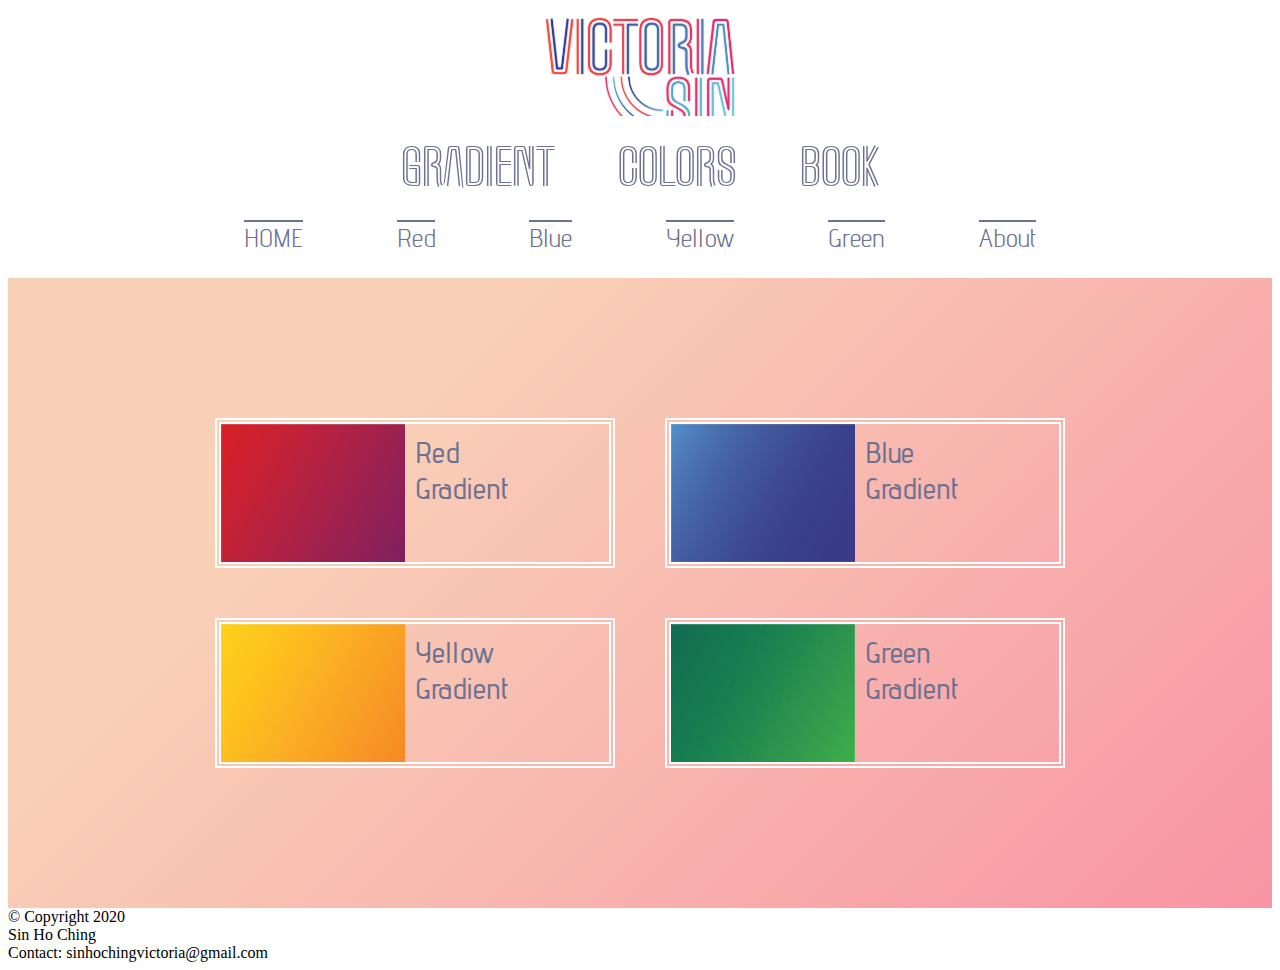
<file: index.html>
<!DOCTYPE html>
<html lang="en">

<head>
    <meta charset="utf-8" />
    <title>Blog - Gradient Colors Book</title>
    <meta name="description" content="colorPlayground" />
    <meta name="viewport" content="width=device-width, initial-scale=1.0">
    <link rel="stylesheet" href="css/style.css">
    <!-- Load font awesome icons -->
    <link rel="stylesheet" href="https://use.fontawesome.com/releases/v5.13.0/css/all.css"
        integrity="sha384-Bfad6CLCknfcloXFOyFnlgtENryhrpZCe29RTifKEixXQZ38WheV+i/6YWSzkz3V" crossorigin="anonymous">

    <link rel="shortcut icon" type="image/png" href="images/logo.png" />
</head>

<body>
    <div class="container">
        <div class="logo box">
            <img id="logo-image" src="images/logo.png" alt="Victoria Sin Logo" />
        </div>
        <div class="title box">
            <div id="head">Gradient Colors Book</div>
        </div>
        <nav class="nav-bar box">
            <a class="link" href="index.html">HOME</a>
            <a class="link" href="posts/red.html">Red</a>
            <a class="link" href="posts/blue.html">Blue</a>
            <a class="link" href="posts/yellow.html">Yellow</a>
            <a class="link" href="posts/green.html">Green</a>
            <a class="link" href="posts/about.html">About</a>
        </nav>
        <div class="content box">
            <div class="nested-post">
                <a id="post-one" class="post" href="posts/red.html">
                    <figure class="post-info">
                        <img class="post-image" src="images/red.jpg" alt="Red Gradient" />
                        <figcaption class="post-title">Red <br>Gradient</figcaption>
                    </figure>
                </a>
                <a id="post-two" class="post" href="posts/blue.html">
                    <figure class="post-info">
                        <img class="post-image" src="images/blue.jpg" alt="Blue Gradient" />
                        <figcaption class="post-title">Blue <br>Gradient</figcaption>
                    </figure>
                </a>
                <a id="post-three" class="post" href="posts/yellow.html">
                    <figure class="post-info">
                        <img class="post-image" src="images/yellow.jpg" alt="Yellow Gradient" />
                        <figcaption class="post-title">Yellow <br>Gradient</figcaption>
                    </figure>
                </a>
                <a id="post-four" class="post" href="posts/green.html">
                    <figure class="post-info">
                        <img class="post-image" src="images/green.jpg" alt="Green Gradient" />
                        <figcaption class="post-title">Green <br>Gradient</figcaption>
                    </figure>
                </a>
            </div>
        </div>
        <footer class="footer box">
            <div id="copyright">© Copyright 2020 <br>Sin Ho Ching<br>Contact: sinhochingvictoria@gmail.com</div>
            <!-- The social media icon bar -->
            <div class="icon-bar">
                <a href="https://www.facebook.com/" class="facebook"><i class="fab fa-facebook-square"></i></a>
                <a href="https://www.instagram.com/" class="instagram"><i class="fab fa-instagram-square"></i></a>
                <a href="https://twitter.com/" class="twitter"><i class="fab fa-twitter-square"></i></a>
                <a href="https://www.google.com/" class="google"><i class="fab fa-google-plus-square"></i></a>
                <a href="https://www.linkedin.com/" class="linkedin"><i class="fab fa-linkedin"></i></a>
                <a href="https://www.youtube.com/" class="youtube"><i class="fab fa-youtube-square"></i></a>
            </div>
        </footer>
    </div>
</body>

</html>
</file>
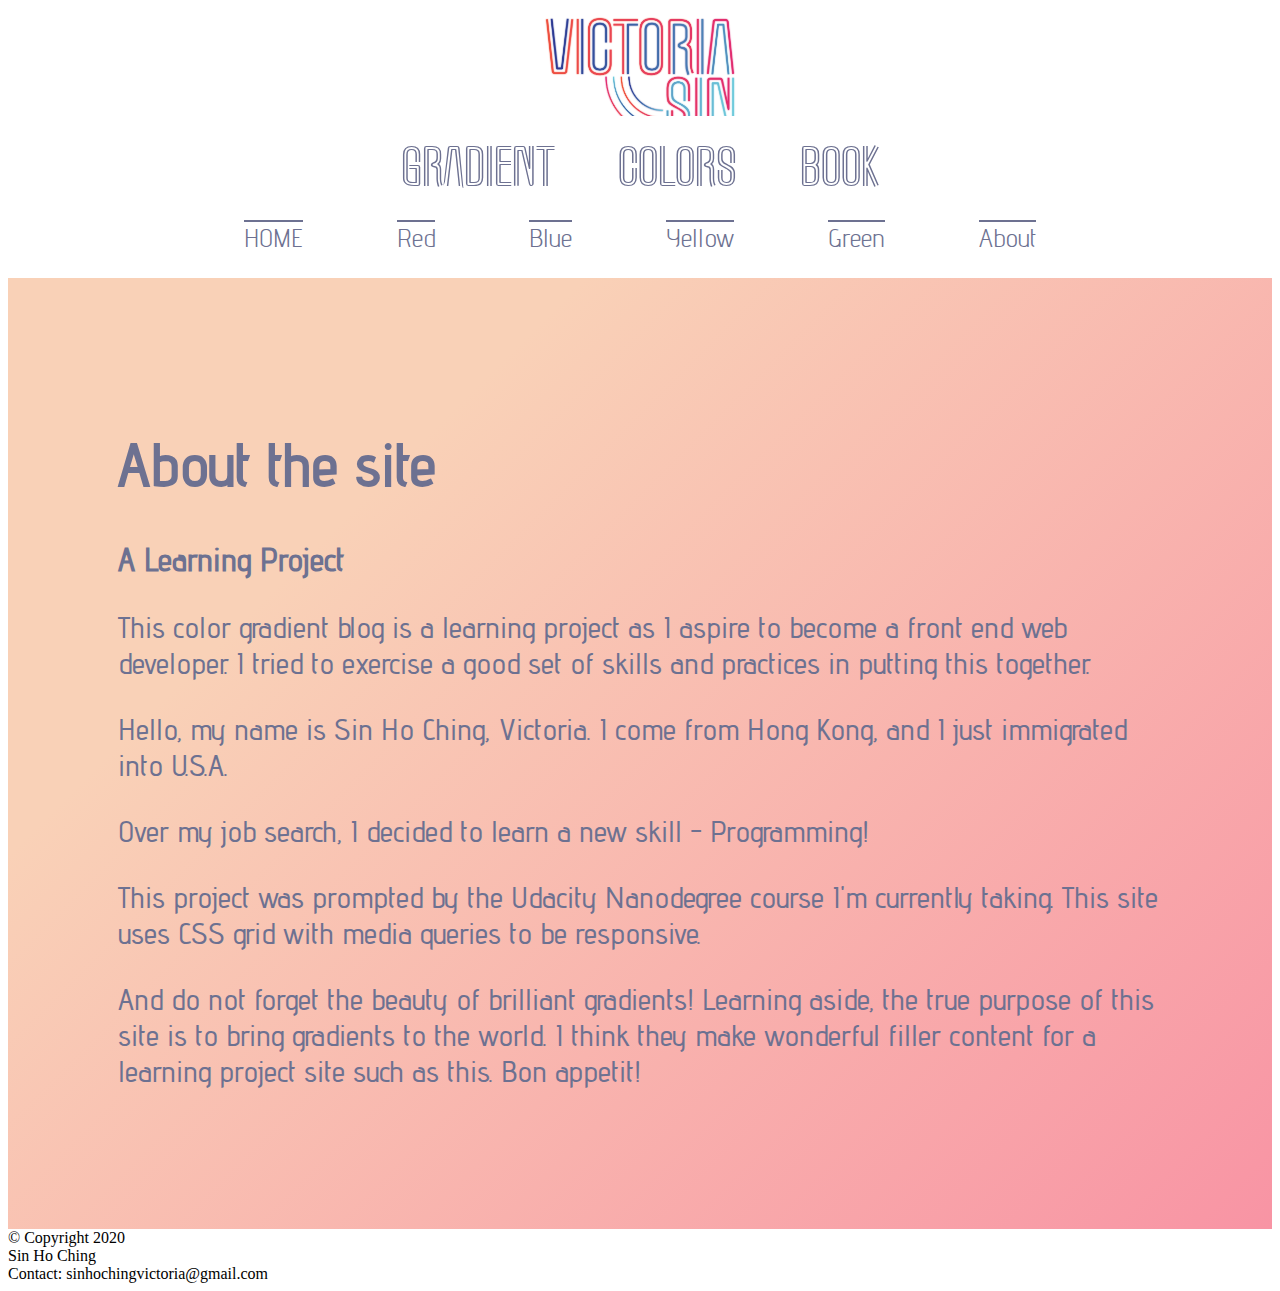
<file: about.html>
<!DOCTYPE html>
<html lang="en">

<head>
    <meta charset="utf-8" />
    <title>Blog - Gradient Colors Book</title>
    <meta name="description" content="colorPlayground" />
    <meta name="viewport" content="width=device-width, initial-scale=1.0">
    <link rel="stylesheet" href="css/about.css">
    <!-- Load font awesome icons -->
    <link rel="stylesheet" href="https://use.fontawesome.com/releases/v5.13.0/css/all.css"
        integrity="sha384-Bfad6CLCknfcloXFOyFnlgtENryhrpZCe29RTifKEixXQZ38WheV+i/6YWSzkz3V" crossorigin="anonymous">

    <link rel="shortcut icon" type="image/png" href="images/logo.png" />
</head>

<body>
    <div class="container">
        <div class="logo box">
            <img id="logo-image" src="images/logo.png" alt="Victoria Sin Logo" />
        </div>
        <div class="title box">
            <div id="head">Gradient Colors Book</div>
        </div>
        <nav class="nav-bar box">
            <a class="link" href="index.html">HOME</a>
            <a class="link" href="red.html">Red</a>
            <a class="link" href="blue.html">Blue</a>
            <a class="link" href="yellow.html">Yellow</a>
            <a class="link" href="green.html">Green</a>
            <a class="link" href="about.html">About</a>
        </nav>
        <div class="content box">
            <article class="about-site">
                <header class="about-header">
                    <h1>About the site</h1>
                    <h2 id="learn">A Learning Project</h2>
                    <p>This color gradient blog is a learning project as I aspire to become a front end web developer.  I tried to exercise a good set of skills and practices in putting this together.</p>
                </header>
                <p>Hello, my name is Sin Ho Ching, Victoria. I come from Hong Kong, and I just immigrated into U.S.A.</p>
                <p>Over my job search, I decided to learn a new skill - Programming!</p>
                <p>This project was prompted by the Udacity Nanodegree course I'm currently taking.  This site uses CSS grid with media queries to be responsive.</p>
                <p>And do not forget the beauty of brilliant gradients!  Learning aside, the true purpose of this site is to bring gradients to the world.  I think they make wonderful filler content for a learning project site such as this.   Bon appetit!</p>
            </article>

 
        </div>
        <footer class="footer box">
            <div id="copyright">© Copyright 2020 <br>Sin Ho Ching<br>Contact: sinhochingvictoria@gmail.com</div>
            <!-- The social media icon bar -->
            <div class="icon-bar">
                <a href="https://www.facebook.com/" class="facebook"><i class="fab fa-facebook-square"></i></a>
                <a href="https://www.instagram.com/" class="instagram"><i class="fab fa-instagram-square"></i></a>
                <a href="https://twitter.com/" class="twitter"><i class="fab fa-twitter-square"></i></a>
                <a href="https://www.google.com/" class="google"><i class="fab fa-google-plus-square"></i></a>
                <a href="https://www.linkedin.com/" class="linkedin"><i class="fab fa-linkedin"></i></a>
                <a href="https://www.youtube.com/" class="youtube"><i class="fab fa-youtube-square"></i></a>
            </div>
        </footer>
    </div>
</body>

</html>
</file>
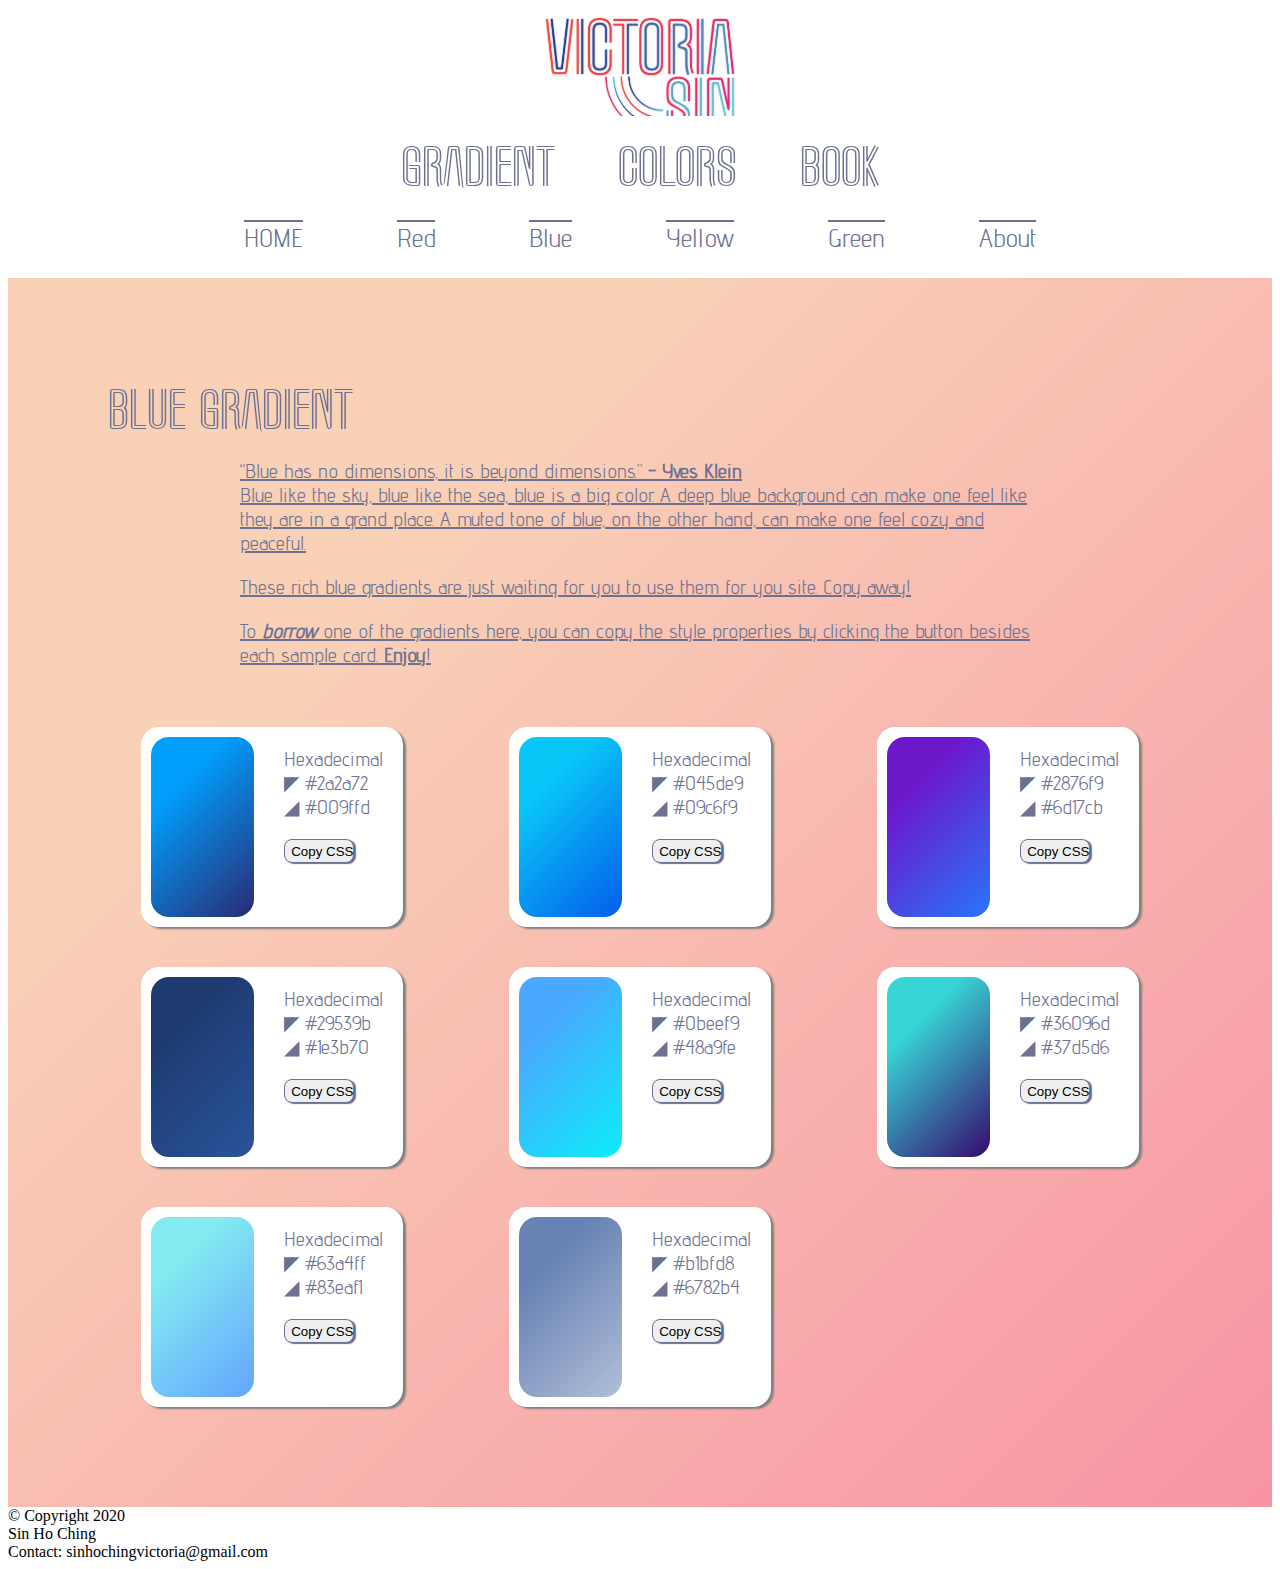
<file: blue.html>
<!DOCTYPE html>
<html lang="en">

<head>
    <meta charset="utf-8" />
    <title>Blog - Gradient Colors Book</title>
    <meta name="description" content="colorPlayground" />
    <meta name="viewport" content="width=device-width, initial-scale=1.0">
    <link rel="stylesheet" href="css/blue.css">

    <!-- Load font awesome icons -->
    <link rel="stylesheet" href="https://use.fontawesome.com/releases/v5.13.0/css/all.css"
        integrity="sha384-Bfad6CLCknfcloXFOyFnlgtENryhrpZCe29RTifKEixXQZ38WheV+i/6YWSzkz3V" crossorigin="anonymous">

    <link rel="shortcut icon" type="image/png" href="images/logo.png" />
</head>

<body>
    <div class="container">
        <div class="logo box">
            <img id="logo-image" src="images/logo.png" alt="Victoria Sin Logo" />
        </div>
        <div class="title box">
            <div id="head">Gradient Colors Book</div>
        </div>
        <nav class="nav-bar box">
            <a class="link" href="index.html">HOME</a>
            <a class="link" href="red.html">Red</a>
            <a class="link" href="blue.html">Blue</a>
            <a class="link" href="yellow.html">Yellow</a>
            <a class="link" href="green.html">Green</a>
            <a class="link" href="about.html">About</a>
        </nav>
        <div class="content box">
            <div id="page-title">Blue Gradient</div>
            <p class="color-description">
                <q>Blue has no dimensions, it is beyond dimensions.</q><b> - Yves Klein</b>
                <br>Blue like the sky, blue like the sea, blue is a big color. A deep blue background can make one feel
                like
                they are in a grand place. A muted tone of blue, on the other hand, can make one feel cozy and peaceful.
            </p>
            <p class="color-description">These rich blue gradients are just waiting for you to use them for you site.
                Copy away!</p>
            <p class="color-description">To <i><b>borrow</b></i> one of the gradients here, you can copy the style
                properties by clicking the
                button besides each sample card. <b>Enjoy</b>!</p>
            <div class="nested-grid">
                <div class="grid" id="grid-one">
                    <div class="color-box" id="gradient-blue-one"></div>
                    <div class="color-info">Hexadecimal<br>◤ #2a2a72<br>◢ #009ffd
                        <br><button class="css-button" type="button"
                            data-clipboard-text-one="background-color: #2a2a72;"
                            data-clipboard-text-two="background-image: linear-gradient(315deg, #2a2a72 0%, #009ffd 74%);">Copy
                            CSS</button>
                    </div>
                </div>
                <div class="grid" id="grid-two">
                    <div class="color-box" id="gradient-blue-two"></div>
                    <div class="color-info">Hexadecimal<br>◤ #045de9<br>◢ #09c6f9
                        <br><button class="css-button" type="button"
                            data-clipboard-text-one="background-color: #045de9;"
                            data-clipboard-text-two="background-image: linear-gradient(315deg, #045de9 0%, #09c6f9 74%);">Copy
                            CSS</button>
                    </div>
                </div>
                <div class="grid" id="grid-three">
                    <div class="color-box" id="gradient-blue-three"></div>
                    <div class="color-info">Hexadecimal<br>◤ #2876f9<br>◢ #6d17cb
                        <br><button class="css-button" type="button"
                            data-clipboard-text-one="background-color: #2876f9;"
                            data-clipboard-text-two="background-image: linear-gradient(315deg, #2876f9 0%, #6d17cb 74%);">Copy
                            CSS</button>
                    </div>
                </div>
                <div class="grid" id="grid-four">
                    <div class="color-box" id="gradient-blue-four"></div>
                    <div class="color-info">Hexadecimal<br>◤ #29539b<br>◢ #1e3b70
                        <br><button class="css-button" type="button"
                            data-clipboard-text-one="background-color: #29539b;"
                            data-clipboard-text-two="background-image: linear-gradient(315deg, #29539b 0%, #1e3b70 74%);">Copy
                            CSS</button>
                    </div>
                </div>
                <div class="grid" id="grid-five">
                    <div class="color-box" id="gradient-blue-five"></div>
                    <div class="color-info">Hexadecimal<br>◤ #0beef9<br>◢ #48a9fe
                        <br><button class="css-button" type="button"
                            data-clipboard-text-one="background-color: #0beef9;"
                            data-clipboard-text-two="background-image: linear-gradient(315deg, #0beef9 0%, #48a9fe 74%);">Copy
                            CSS</button>
                    </div>
                </div>
                <div class="grid" id="grid-six">
                    <div class="color-box" id="gradient-blue-six"></div>
                    <div class="color-info">Hexadecimal<br>◤ #36096d<br>◢ #37d5d6
                        <br><button class="css-button" type="button"
                            data-clipboard-text-one="background-color: #36096d;"
                            data-clipboard-text-two="background-image: linear-gradient(315deg, #36096d 0%, #37d5d6 74%);">Copy
                            CSS</button>
                    </div>
                </div>
                <div class="grid" id="grid-seven">
                    <div class="color-box" id="gradient-blue-seven"></div>
                    <div class="color-info">Hexadecimal<br>◤ #63a4ff<br>◢ #83eaf1
                        <br><button class="css-button" type="button"
                            data-clipboard-text-one="background-color: #63a4ff;"
                            data-clipboard-text-two="background-image: linear-gradient(315deg, #63a4ff 0%, #83eaf1 74%);">Copy
                            CSS</button>
                    </div>
                </div>
                <div class="grid" id="grid-eight">
                    <div class="color-box" id="gradient-blue-eight"></div>
                    <div class="color-info">Hexadecimal<br>◤ #b1bfd8<br>◢ #6782b4
                        <br><button class="css-button" type="button"
                            data-clipboard-text-one="background-color: #b1bfd8;"
                            data-clipboard-text-two="background-image: linear-gradient(315deg, #b1bfd8 0%, #6782b4 74%);">Copy
                            CSS</button>
                    </div>
                </div>
            </div>
        </div>
        <footer class="footer box">
            <div id="copyright">© Copyright 2020 <br>Sin Ho Ching<br>Contact: sinhochingvictoria@gmail.com</div>
            <!-- The social media icon bar -->
            <div class="icon-bar">
                <a href="https://www.facebook.com/" class="facebook"><i class="fab fa-facebook-square"></i></a>
                <a href="https://www.instagram.com/" class="instagram"><i class="fab fa-instagram-square"></i></a>
                <a href="https://twitter.com/" class="twitter"><i class="fab fa-twitter-square"></i></a>
                <a href="https://www.google.com/" class="google"><i class="fab fa-google-plus-square"></i></a>
                <a href="https://www.linkedin.com/" class="linkedin"><i class="fab fa-linkedin"></i></a>
                <a href="https://www.youtube.com/" class="youtube"><i class="fab fa-youtube-square"></i></a>
            </div>
        </footer>
    </div>

    <!--JS link-->
    <script src="clipper.js"></script>
</body>

</html>
</file>
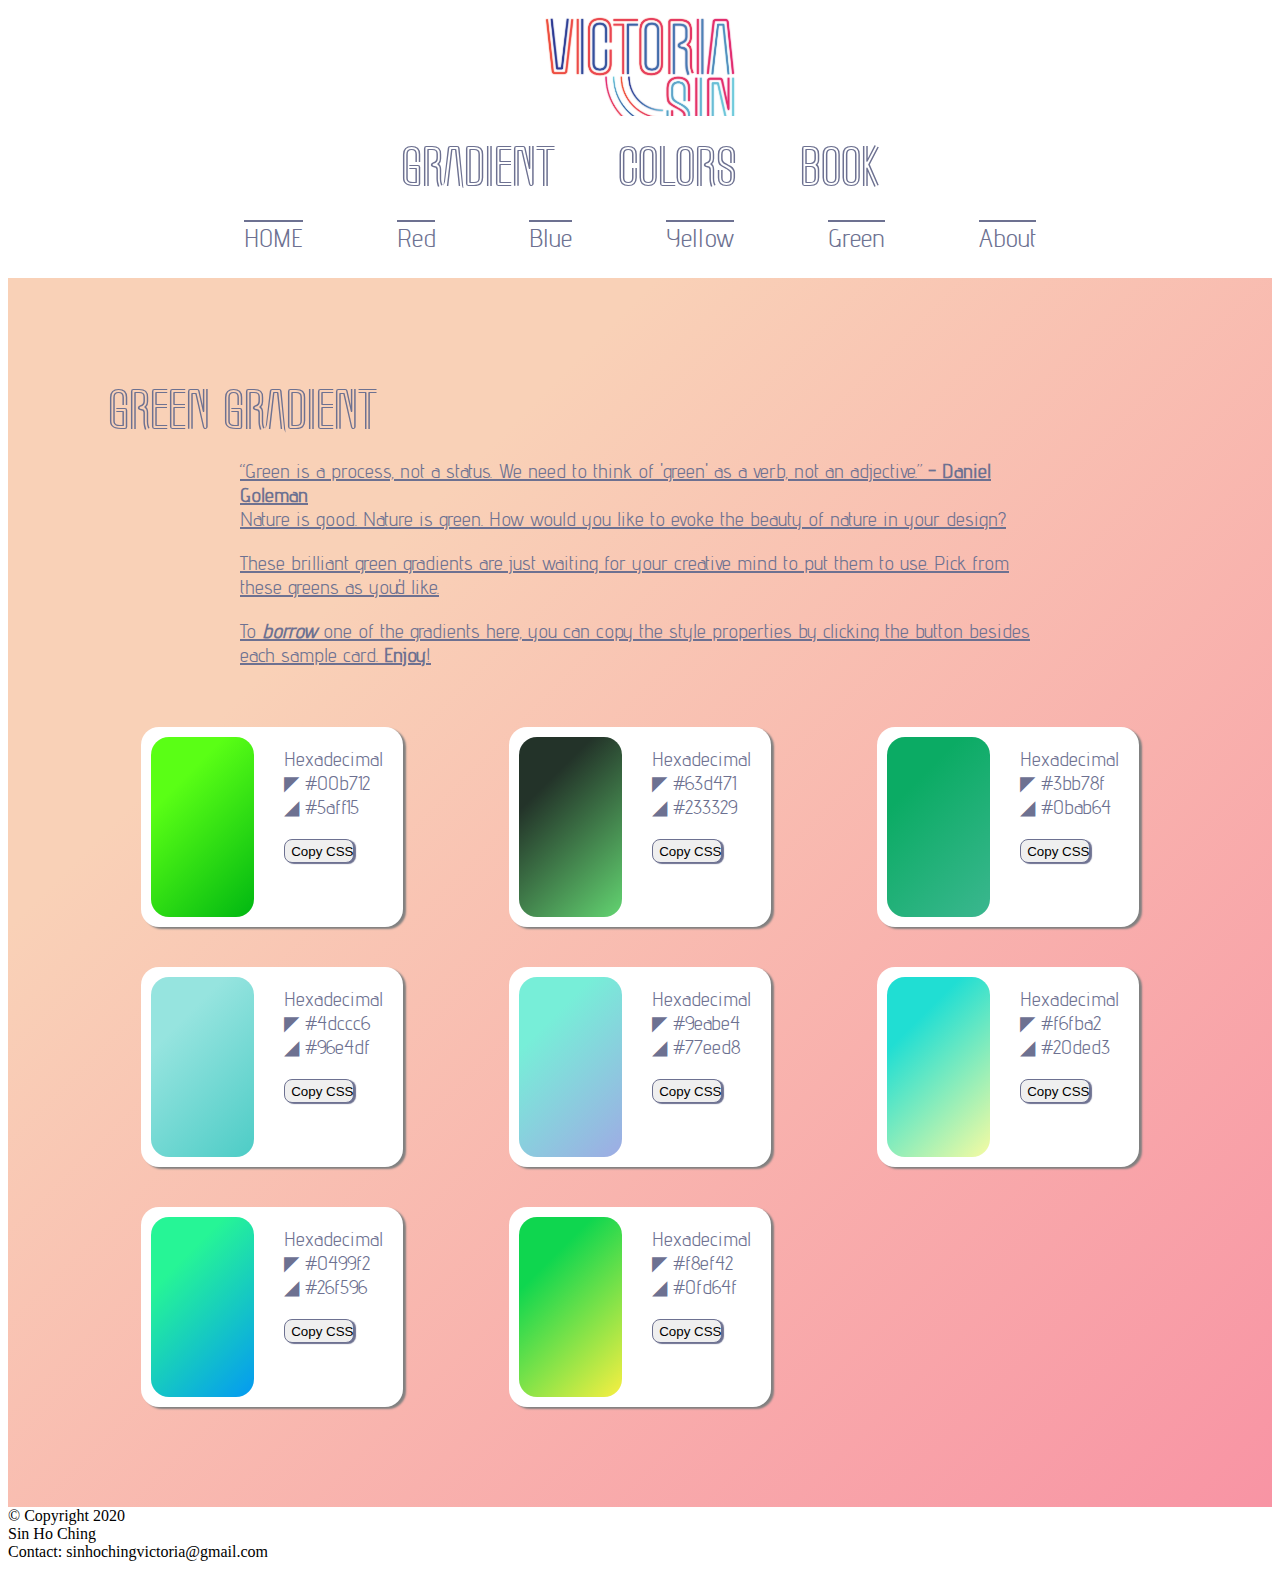
<file: green.html>
<!DOCTYPE html>
<html lang="en">

<head>
    <meta charset="utf-8" />
    <title>Blog - Gradient Colors Book</title>
    <meta name="description" content="colorPlayground" />
    <meta name="viewport" content="width=device-width, initial-scale=1.0">
    <link rel="stylesheet" href="css/green.css">

    <!-- Load font awesome icons -->
    <link rel="stylesheet" href="https://use.fontawesome.com/releases/v5.13.0/css/all.css"
        integrity="sha384-Bfad6CLCknfcloXFOyFnlgtENryhrpZCe29RTifKEixXQZ38WheV+i/6YWSzkz3V" crossorigin="anonymous">

    <link rel="shortcut icon" type="image/png" href="images/logo.png" />
</head>

<body>
    <div class="container">
        <div class="logo box">
            <img id="logo-image" src="images/logo.png" alt="Victoria Sin Logo" />
        </div>
        <div class="title box">
            <div id="head">Gradient Colors Book</div>
        </div>
        <nav class="nav-bar box">
            <a class="link" href="index.html">HOME</a>
            <a class="link" href="red.html">Red</a>
            <a class="link" href="blue.html">Blue</a>
            <a class="link" href="yellow.html">Yellow</a>
            <a class="link" href="green.html">Green</a>
            <a class="link" href="about.html">About</a>
        </nav>
        <div class="content box">
            <div id="page-title">Green Gradient</div>
            <p class="color-description">
                <q>Green is a process, not a status. We need to think of 'green' as a verb, not an adjective.</q><b> -
                    Daniel Goleman</b>
                <br>Nature is good. Nature is green. How would you like to evoke the beauty of nature in your design?
            </p>
            <p class="color-description">These brilliant green gradients are just waiting for your creative mind to put
                them to use. Pick from
                these greens as you'd like.</p>
            <p class="color-description">To <i><b>borrow</b></i> one of the gradients here, you can copy the style
                properties by clicking the
                button besides each sample card. <b>Enjoy</b>!</p>
            <div class="nested-grid">
                <div class="grid" id="grid-one">
                    <div class="color-box" id="gradient-green-one"></div>
                    <div class="color-info">Hexadecimal<br>◤ #00b712<br>◢ #5aff15
                        <br><button class="css-button" type="button"
                            data-clipboard-text-one="background-color: #00b712;"
                            data-clipboard-text-two="background-image: linear-gradient(315deg, #00b712 0%, #5aff15 74%);">Copy
                            CSS</button>
                    </div>
                </div>
                <div class="grid" id="grid-two">
                    <div class="color-box" id="gradient-green-two"></div>
                    <div class="color-info">Hexadecimal<br>◤ #63d471<br>◢ #233329
                        <br><button class="css-button" type="button"
                            data-clipboard-text-one="background-color: #63d471;"
                            data-clipboard-text-two="background-image: linear-gradient(315deg, #63d471 0%, #233329 74%);">Copy
                            CSS</button>
                    </div>
                </div>
                <div class="grid" id="grid-three">
                    <div class="color-box" id="gradient-green-three"></div>
                    <div class="color-info">Hexadecimal<br>◤ #3bb78f<br>◢ #0bab64
                        <br><button class="css-button" type="button"
                            data-clipboard-text-one="background-color: #3bb78f;"
                            data-clipboard-text-two="background-image: linear-gradient(315deg, #3bb78f 0%, #0bab64 74%);">Copy
                            CSS</button>
                    </div>
                </div>
                <div class="grid" id="grid-four">
                    <div class="color-box" id="gradient-green-four"></div>
                    <div class="color-info">Hexadecimal<br>◤ #4dccc6<br>◢ #96e4df
                        <br><button class="css-button" type="button"
                            data-clipboard-text-one="background-color: #4dccc6;"
                            data-clipboard-text-two="background-image: linear-gradient(315deg, #4dccc6 0%, #96e4df 74%);">Copy
                            CSS</button>
                    </div>
                </div>
                <div class="grid" id="grid-five">
                    <div class="color-box" id="gradient-green-five"></div>
                    <div class="color-info">Hexadecimal<br>◤ #9eabe4<br>◢ #77eed8
                        <br><button class="css-button" type="button"
                            data-clipboard-text-one="background-color: #9eabe4;"
                            data-clipboard-text-two="background-image: linear-gradient(315deg, #9eabe4 0%, #77eed8 74%);">Copy
                            CSS</button>
                    </div>
                </div>
                <div class="grid" id="grid-six">
                    <div class="color-box" id="gradient-green-six"></div>
                    <div class="color-info">Hexadecimal<br>◤ #f6fba2<br>◢ #20ded3
                        <br><button class="css-button" type="button"
                            data-clipboard-text-one="background-color: #f6fba2;"
                            data-clipboard-text-two="background-image: linear-gradient(315deg, #f6fba2 0%, #20ded3 74%);">Copy
                            CSS</button>
                    </div>
                </div>
                <div class="grid" id="grid-seven">
                    <div class="color-box" id="gradient-green-seven"></div>
                    <div class="color-info">Hexadecimal<br>◤ #0499f2<br>◢ #26f596
                        <br><button class="css-button" type="button"
                            data-clipboard-text-one="background-color: #0499f2;"
                            data-clipboard-text-two="background-image: linear-gradient(315deg, #0499f2 0%, #26f596 74%);">Copy
                            CSS</button>
                    </div>
                </div>
                <div class="grid" id="grid-eight">
                    <div class="color-box" id="gradient-green-eight"></div>
                    <div class="color-info">Hexadecimal<br>◤ #f8ef42<br>◢ #0fd64f
                        <br><button class="css-button" type="button"
                            data-clipboard-text-one="background-color: #f8ef42;"
                            data-clipboard-text-two="background-image: linear-gradient(315deg, #f8ef42 0%, #0fd64f 74%);">Copy
                            CSS</button>
                    </div>
                </div>
            </div>
        </div>
        <footer class="footer box">
            <div id="copyright">© Copyright 2020 <br>Sin Ho Ching<br>Contact: sinhochingvictoria@gmail.com</div>
            <!-- The social media icon bar -->
            <div class="icon-bar">
                <a href="https://www.facebook.com/" class="facebook"><i class="fab fa-facebook-square"></i></a>
                <a href="https://www.instagram.com/" class="instagram"><i class="fab fa-instagram-square"></i></a>
                <a href="https://twitter.com/" class="twitter"><i class="fab fa-twitter-square"></i></a>
                <a href="https://www.google.com/" class="google"><i class="fab fa-google-plus-square"></i></a>
                <a href="https://www.linkedin.com/" class="linkedin"><i class="fab fa-linkedin"></i></a>
                <a href="https://www.youtube.com/" class="youtube"><i class="fab fa-youtube-square"></i></a>
            </div>
        </footer>
    </div>

    <!--JS link-->
    <script src="clipper.js"></script>
</body>

</html>
</file>
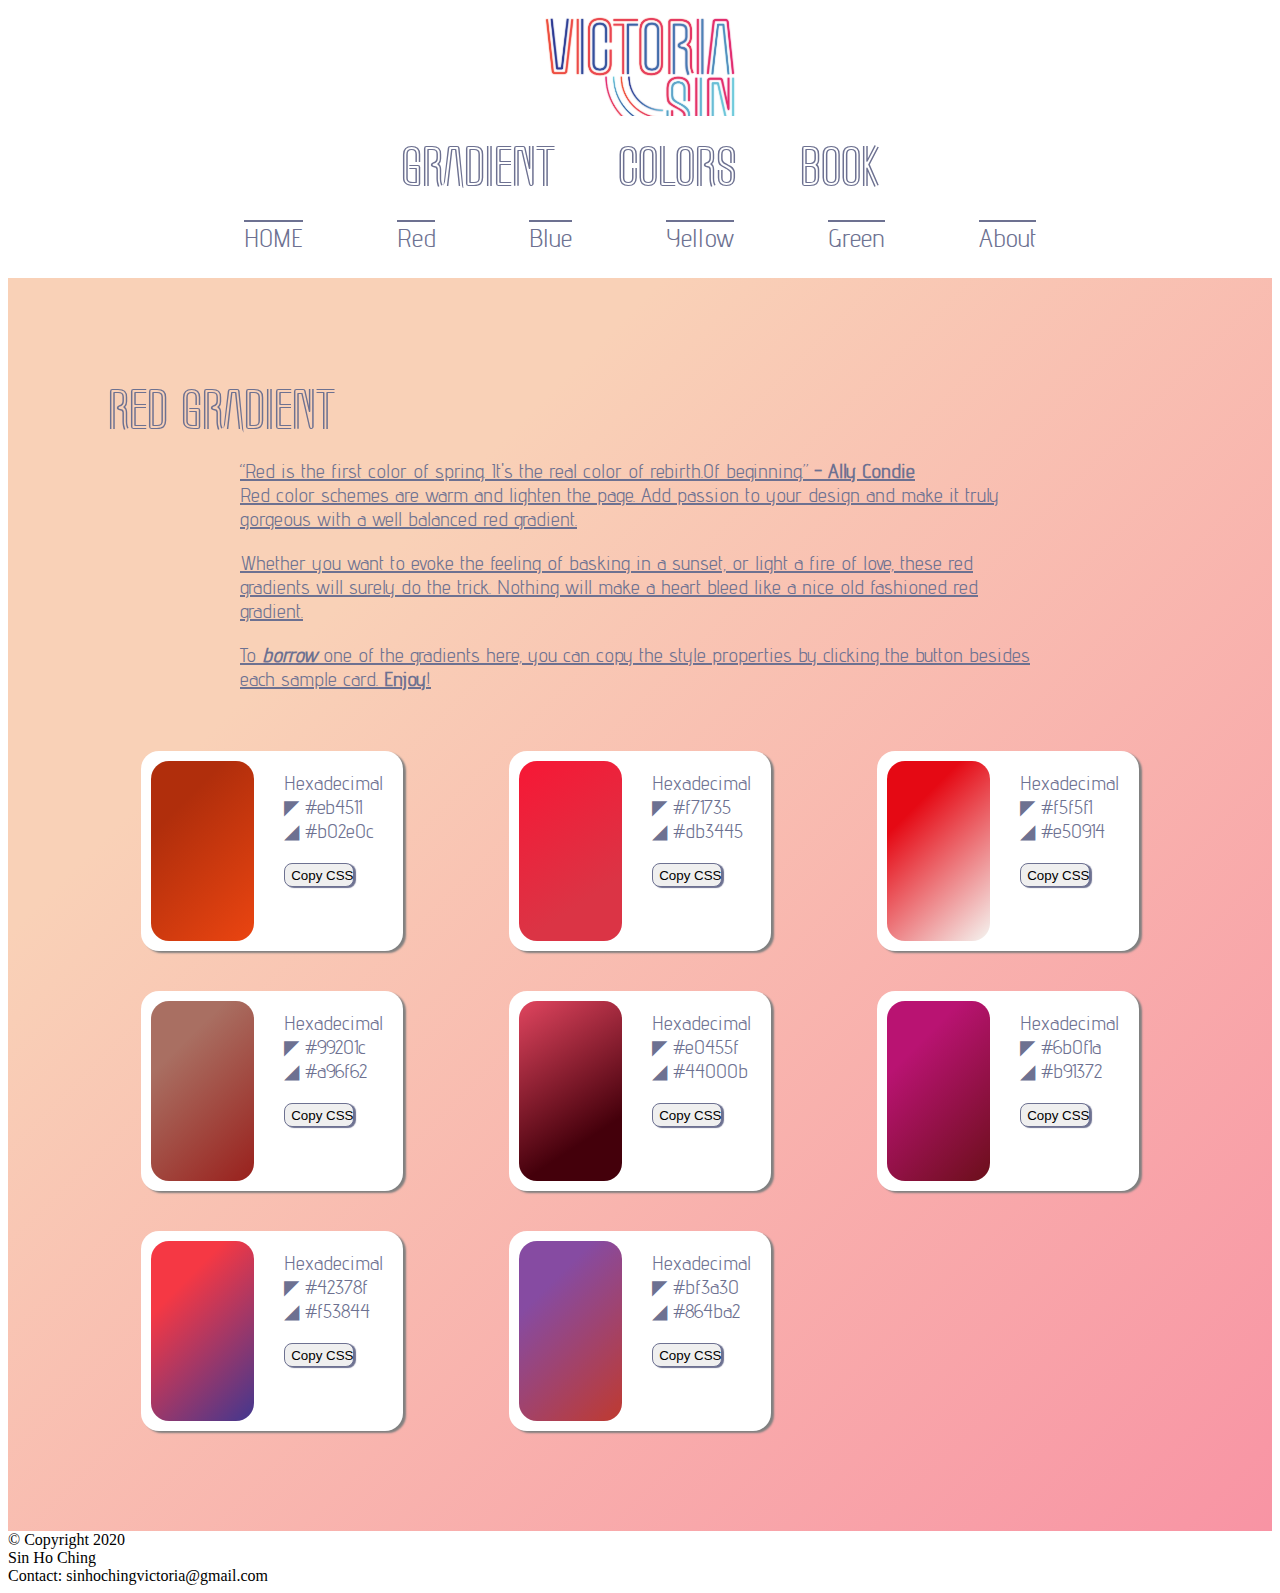
<file: red.html>
<!DOCTYPE html>
<html lang="en">

<head>
    <meta charset="utf-8" />
    <title>Blog - Gradient Colors Book</title>
    <meta name="description" content="colorPlayground" />
    <meta name="viewport" content="width=device-width, initial-scale=1.0">
    <link rel="stylesheet" href="css/red.css">

    <!-- Load font awesome icons -->
    <link rel="stylesheet" href="https://use.fontawesome.com/releases/v5.13.0/css/all.css"
        integrity="sha384-Bfad6CLCknfcloXFOyFnlgtENryhrpZCe29RTifKEixXQZ38WheV+i/6YWSzkz3V" crossorigin="anonymous">

    <link rel="shortcut icon" type="image/png" href="images/logo.png" />
</head>

<body>
    <div class="container">
        <div class="logo box">
            <img id="logo-image" src="images/logo.png" alt="Victoria Sin Logo" />
        </div>
        <div class="title box">
            <div id="head">Gradient Colors Book</div>
        </div>
        <nav class="nav-bar box">
            <a class="link" href="index.html">HOME</a>
            <a class="link" href="red.html">Red</a>
            <a class="link" href="blue.html">Blue</a>
            <a class="link" href="yellow.html">Yellow</a>
            <a class="link" href="green.html">Green</a>
            <a class="link" href="about.html">About</a>
        </nav>
        <div class="content box">
            <div id="page-title">Red Gradient</div>
            <p class="color-description">
                <q>Red is the first color of spring. It's the real color of rebirth.Of beginning.</q><b> - Ally
                    Condie</b>
                <br>Red color schemes are warm and lighten the page. Add passion to your design and make it truly
                gorgeous
                with a well balanced red gradient.</p>
            <p class="color-description">Whether you want to evoke the feeling of basking in a sunset, or light a fire
                of love, these red
                gradients will surely do the trick. Nothing will make a heart bleed like a nice old fashioned red
                gradient.</p>
            <p class="color-description">To <i><b>borrow</b></i> one of the gradients here, you can copy the style
                properties by clicking the
                button besides each sample card. <b>Enjoy</b>!</p>
            <div class="nested-grid">
                <div class="grid" id="grid-one">
                    <div class="color-box" id="gradient-red-one"></div>
                    <div class="color-info">Hexadecimal<br>◤ #eb4511<br>◢ #b02e0c
                        <br><button class="css-button" type="button"
                            data-clipboard-text-one="background-color: #eb4511;"
                            data-clipboard-text-two="background-image: linear-gradient(315deg, #eb4511 0%, #b02e0c 74%);">Copy
                            CSS</button>
                    </div>
                </div>
                <div class="grid" id="grid-two">
                    <div class="color-box" id="gradient-red-two"></div>
                    <div class="color-info">Hexadecimal<br>◤ #f71735<br>◢ #db3445
                        <br><button class="css-button" type="button"
                            data-clipboard-text-one="background-color: #f71735;"
                            data-clipboard-text-two="background-image: linear-gradient(147deg, #f71735 0%, #db3445 74%);">Copy
                            CSS</button>
                    </div>
                </div>
                <div class="grid" id="grid-three">
                    <div class="color-box" id="gradient-red-three"></div>
                    <div class="color-info">Hexadecimal<br>◤ #f5f5f1<br>◢ #e50914
                        <br><button class="css-button" type="button"
                            data-clipboard-text-one="background-color: #f5f5f1;"
                            data-clipboard-text-two="background-image: linear-gradient(315deg, #f5f5f1 0%, #e50914 74%);">Copy
                            CSS</button>
                    </div>
                </div>
                <div class="grid" id="grid-four">
                    <div class="color-box" id="gradient-red-four"></div>
                    <div class="color-info">Hexadecimal<br>◤ #99201c<br>◢ #a96f62
                        <br><button class="css-button" type="button"
                            data-clipboard-text-one="background-color: #99201c;"
                            data-clipboard-text-two="background-image: linear-gradient(316deg, #99201c 0%, #a96f62 74%);">Copy
                            CSS</button>
                    </div>
                </div>
                <div class="grid" id="grid-five">
                    <div class="color-box" id="gradient-red-five"></div>
                    <div class="color-info">Hexadecimal<br>◤ #e0455f<br>◢ #44000b
                        <br><button class="css-button" type="button"
                            data-clipboard-text-one="background-color: #e0455f;"
                            data-clipboard-text-two="background-image: linear-gradient(147deg, #e0455f 0%, #44000b 74%);">Copy
                            CSS</button>
                    </div>
                </div>
                <div class="grid" id="grid-six">
                    <div class="color-box" id="gradient-red-six"></div>
                    <div class="color-info">Hexadecimal<br>◤ #6b0f1a<br>◢ #b91372
                        <br><button class="css-button" type="button"
                            data-clipboard-text-one="background-color: #6b0f1a;"
                            data-clipboard-text-two="background-image: linear-gradient(315deg, #6b0f1a 0%, #b91372 74%);">Copy
                            CSS</button>
                    </div>
                </div>
                <div class="grid" id="grid-seven">
                    <div class="color-box" id="gradient-red-seven"></div>
                    <div class="color-info">Hexadecimal<br>◤ #42378f<br>◢ #f53844
                        <br><button class="css-button" type="button"
                            data-clipboard-text-one="background-color: #42378f;"
                            data-clipboard-text-two="background-image: linear-gradient(315deg, #42378f 0%, #f53844 74%);">Copy
                            CSS</button>
                    </div>
                </div>
                <div class="grid" id="grid-eight">
                    <div class="color-box" id="gradient-red-eight"></div>
                    <div class="color-info">Hexadecimal<br>◤ #bf3a30<br>◢ #864ba2
                        <br><button class="css-button" type="button"
                            data-clipboard-text-one="background-color: #bf3a30;"
                            data-clipboard-text-two="background-image: linear-gradient(315deg, #bf3a30 0%, #864ba2 74%);">Copy
                            CSS</button>
                    </div>
                </div>
            </div>
        </div>
        <footer class="footer box">
            <div id="copyright">© Copyright 2020 <br>Sin Ho Ching<br>Contact: sinhochingvictoria@gmail.com</div>
            <!-- The social media icon bar -->
            <div class="icon-bar">
                <a href="https://www.facebook.com/" class="facebook"><i class="fab fa-facebook-square"></i></a>
                <a href="https://www.instagram.com/" class="instagram"><i class="fab fa-instagram-square"></i></a>
                <a href="https://twitter.com/" class="twitter"><i class="fab fa-twitter-square"></i></a>
                <a href="https://www.google.com/" class="google"><i class="fab fa-google-plus-square"></i></a>
                <a href="https://www.linkedin.com/" class="linkedin"><i class="fab fa-linkedin"></i></a>
                <a href="https://www.youtube.com/" class="youtube"><i class="fab fa-youtube-square"></i></a>
            </div>
        </footer>
    </div>

    <!--JS link-->
    <script src="clipper.js"></script>
</body>

</html>
</file>
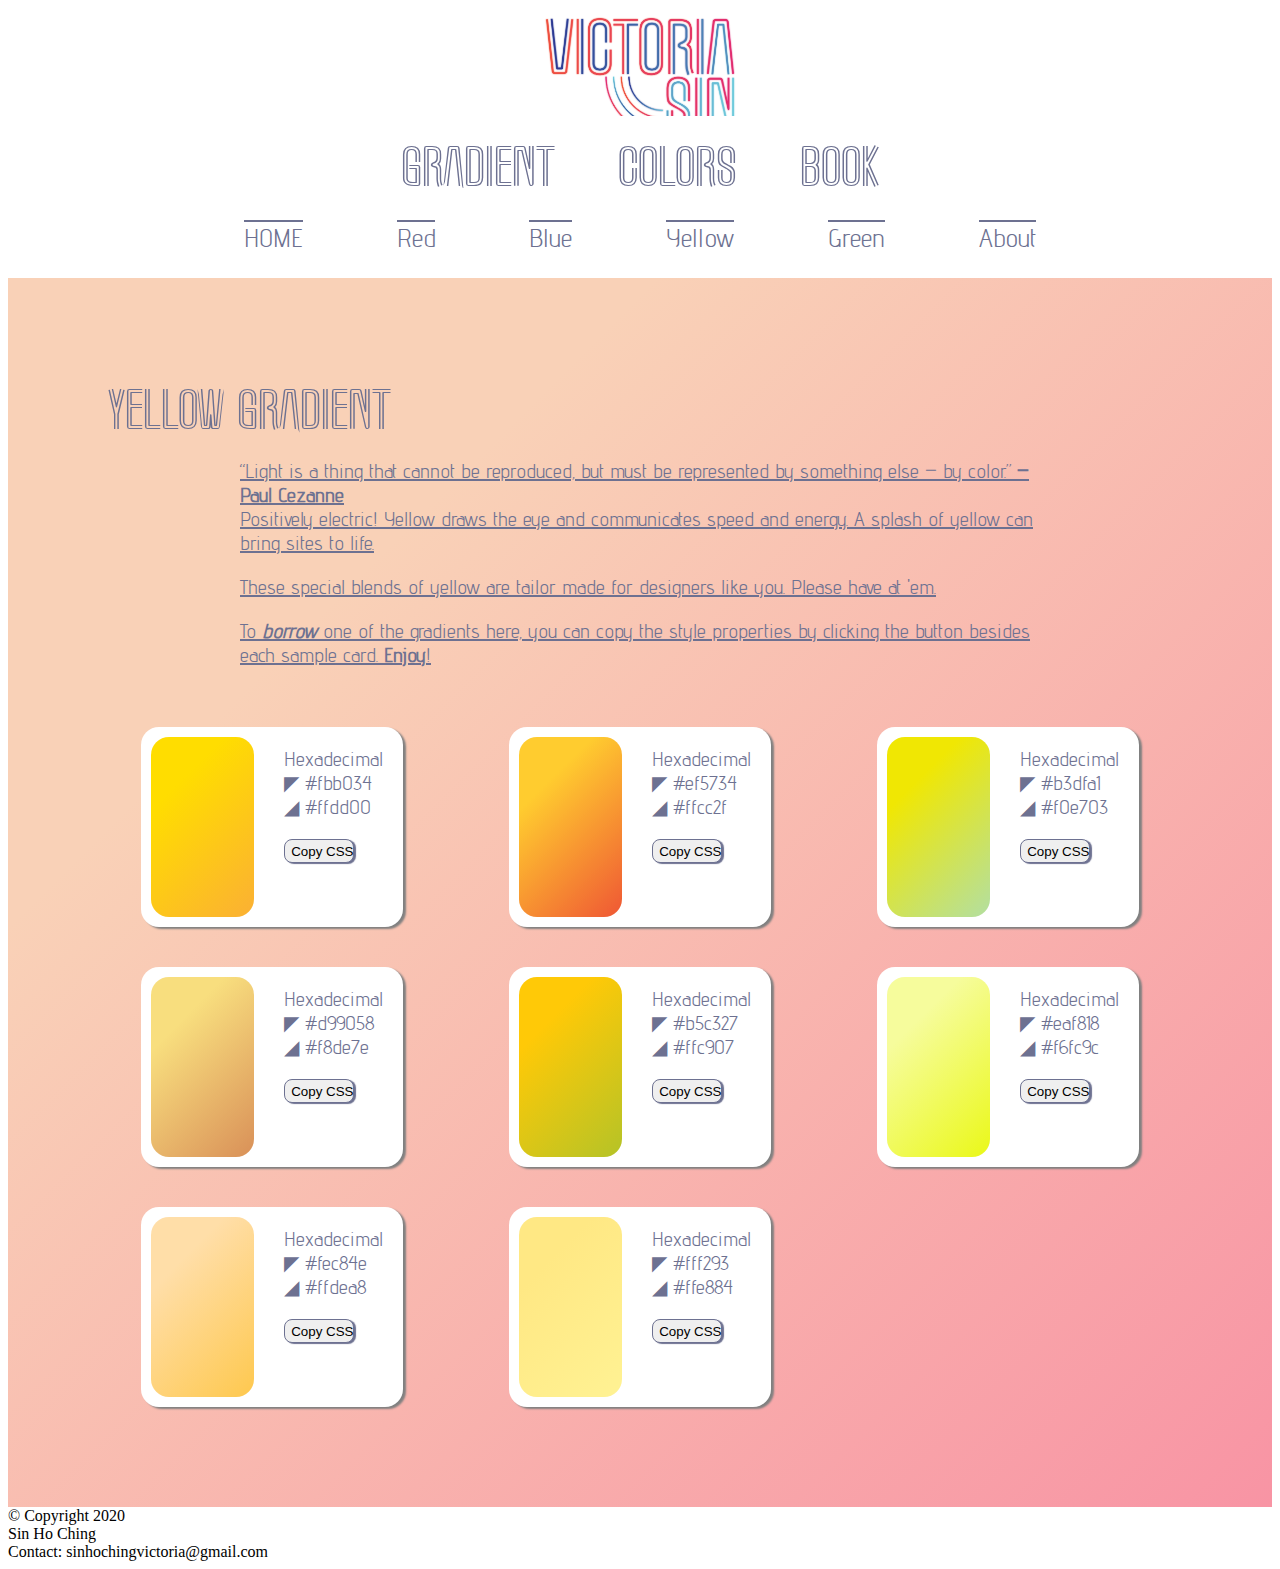
<file: yellow.html>
<!DOCTYPE html>
<html lang="en">

<head>
    <meta charset="utf-8" />
    <title>Blog - Gradient Colors Book</title>
    <meta name="description" content="colorPlayground" />
    <meta name="viewport" content="width=device-width, initial-scale=1.0">
    <link rel="stylesheet" href="css/yellow.css">

    <!-- Load font awesome icons -->
    <link rel="stylesheet" href="https://use.fontawesome.com/releases/v5.13.0/css/all.css"
        integrity="sha384-Bfad6CLCknfcloXFOyFnlgtENryhrpZCe29RTifKEixXQZ38WheV+i/6YWSzkz3V" crossorigin="anonymous">

    <link rel="shortcut icon" type="image/png" href="images/logo.png" />
</head>

<body>
    <div class="container">
        <div class="logo box">
            <img id="logo-image" src="images/logo.png" alt="Victoria Sin Logo" />
        </div>
        <div class="title box">
            <div id="head">Gradient Colors Book</div>
        </div>
        <nav class="nav-bar box">
            <a class="link" href="index.html">HOME</a>
            <a class="link" href="red.html">Red</a>
            <a class="link" href="blue.html">Blue</a>
            <a class="link" href="yellow.html">Yellow</a>
            <a class="link" href="green.html">Green</a>
            <a class="link" href="about.html">About</a>
        </nav>
        <div class="content box">
            <div id="page-title">Yellow Gradient</div>
            <p class="color-description">
                <q>Light is a thing that cannot be reproduced, but must be represented by something else – by
                    color.</q><b> – Paul Cezanne</b>
                <br>Positively electric! Yellow draws the eye and communicates speed and energy. A splash of yellow can
                bring
                sites to life.</p>
            <p class="color-description">These special blends of yellow are tailor made for designers like you. Please
                have at 'em.</p>
            <p class="color-description">To <i><b>borrow</b></i> one of the gradients here, you can copy the style
                properties by clicking the
                button besides each sample card. <b>Enjoy</b>!</p>
            <div class="nested-grid">
                <div class="grid" id="grid-one">
                    <div class="color-box" id="gradient-yellow-one"></div>
                    <div class="color-info">Hexadecimal<br>◤ #fbb034<br>◢ #ffdd00
                        <br><button class="css-button" type="button"
                            data-clipboard-text-one="background-color: #fbb034;"
                            data-clipboard-text-two="background-image: linear-gradient(315deg, #fbb034 0%, #ffdd00 74%);">Copy
                            CSS</button>
                    </div>
                </div>
                <div class="grid" id="grid-two">
                    <div class="color-box" id="gradient-yellow-two"></div>
                    <div class="color-info">Hexadecimal<br>◤ #ef5734<br>◢ #ffcc2f
                        <br><button class="css-button" type="button"
                            data-clipboard-text-one="background-color: #ef5734;"
                            data-clipboard-text-two="background-image: linear-gradient(315deg, #ef5734 0%, #ffcc2f 74%);">Copy
                            CSS</button>
                    </div>
                </div>
                <div class="grid" id="grid-three">
                    <div class="color-box" id="gradient-yellow-three"></div>
                    <div class="color-info">Hexadecimal<br>◤ #b3dfa1<br>◢ #f0e703
                        <br><button class="css-button" type="button"
                            data-clipboard-text-one="background-color: #b3dfa1;"
                            data-clipboard-text-two="background-image: linear-gradient(315deg, #b3dfa1 0%, #f0e703 74%);">Copy
                            CSS</button>
                    </div>
                </div>
                <div class="grid" id="grid-four">
                    <div class="color-box" id="gradient-yellow-four"></div>
                    <div class="color-info">Hexadecimal<br>◤ #d99058<br>◢ #f8de7e
                        <br><button class="css-button" type="button"
                            data-clipboard-text-one="background-color: #d99058;"
                            data-clipboard-text-two="background-image: linear-gradient(315deg, #d99058 0%, #f8de7e 74%);">Copy
                            CSS</button>
                    </div>
                </div>
                <div class="grid" id="grid-five">
                    <div class="color-box" id="gradient-yellow-five"></div>
                    <div class="color-info">Hexadecimal<br>◤ #b5c327<br>◢ #ffc907
                        <br><button class="css-button" type="button"
                            data-clipboard-text-one="background-color: #b5c327;"
                            data-clipboard-text-two="background-image: linear-gradient(315deg, #b5c327 0%, #ffc907 74%);">Copy
                            CSS</button>
                    </div>
                </div>
                <div class="grid" id="grid-six">
                    <div class="color-box" id="gradient-yellow-six"></div>
                    <div class="color-info">Hexadecimal<br>◤ #eaf818<br>◢ #f6fc9c
                        <br><button class="css-button" type="button"
                            data-clipboard-text-one="background-color: #eaf818;"
                            data-clipboard-text-two="background-image: linear-gradient(315deg, #eaf818 0%, #f6fc9c 74%);">Copy
                            CSS</button>
                    </div>
                </div>
                <div class="grid" id="grid-seven">
                    <div class="color-box" id="gradient-yellow-seven"></div>
                    <div class="color-info">Hexadecimal<br>◤ #fec84e<br>◢ #ffdea8
                        <br><button class="css-button" type="button"
                            data-clipboard-text-one="background-color: #fec84e;"
                            data-clipboard-text-two="background-image: linear-gradient(315deg, #fec84e 0%, #ffdea8 74%);">Copy
                            CSS</button>
                    </div>
                </div>
                <div class="grid" id="grid-eight">
                    <div class="color-box" id="gradient-yellow-eight"></div>
                    <div class="color-info">Hexadecimal<br>◤ #fff293<br>◢ #ffe884
                        <br><button class="css-button" type="button"
                            data-clipboard-text-one="background-color: #fff293;"
                            data-clipboard-text-two="background-image: linear-gradient(315deg, #fff293 0%, #ffe884 74%);">Copy
                            CSS</button>
                    </div>
                </div>
            </div>
        </div>
        <footer class="footer box">
            <div id="copyright">© Copyright 2020 <br>Sin Ho Ching<br>Contact: sinhochingvictoria@gmail.com</div>
            <!-- The social media icon bar -->
            <div class="icon-bar">
                <a href="https://www.facebook.com/" class="facebook"><i class="fab fa-facebook-square"></i></a>
                <a href="https://www.instagram.com/" class="instagram"><i class="fab fa-instagram-square"></i></a>
                <a href="https://twitter.com/" class="twitter"><i class="fab fa-twitter-square"></i></a>
                <a href="https://www.google.com/" class="google"><i class="fab fa-google-plus-square"></i></a>
                <a href="https://www.linkedin.com/" class="linkedin"><i class="fab fa-linkedin"></i></a>
                <a href="https://www.youtube.com/" class="youtube"><i class="fab fa-youtube-square"></i></a>
            </div>
        </footer>
    </div>

    <!--JS link-->
    <script src="clipper.js"></script>
</body>

</html>
</file>
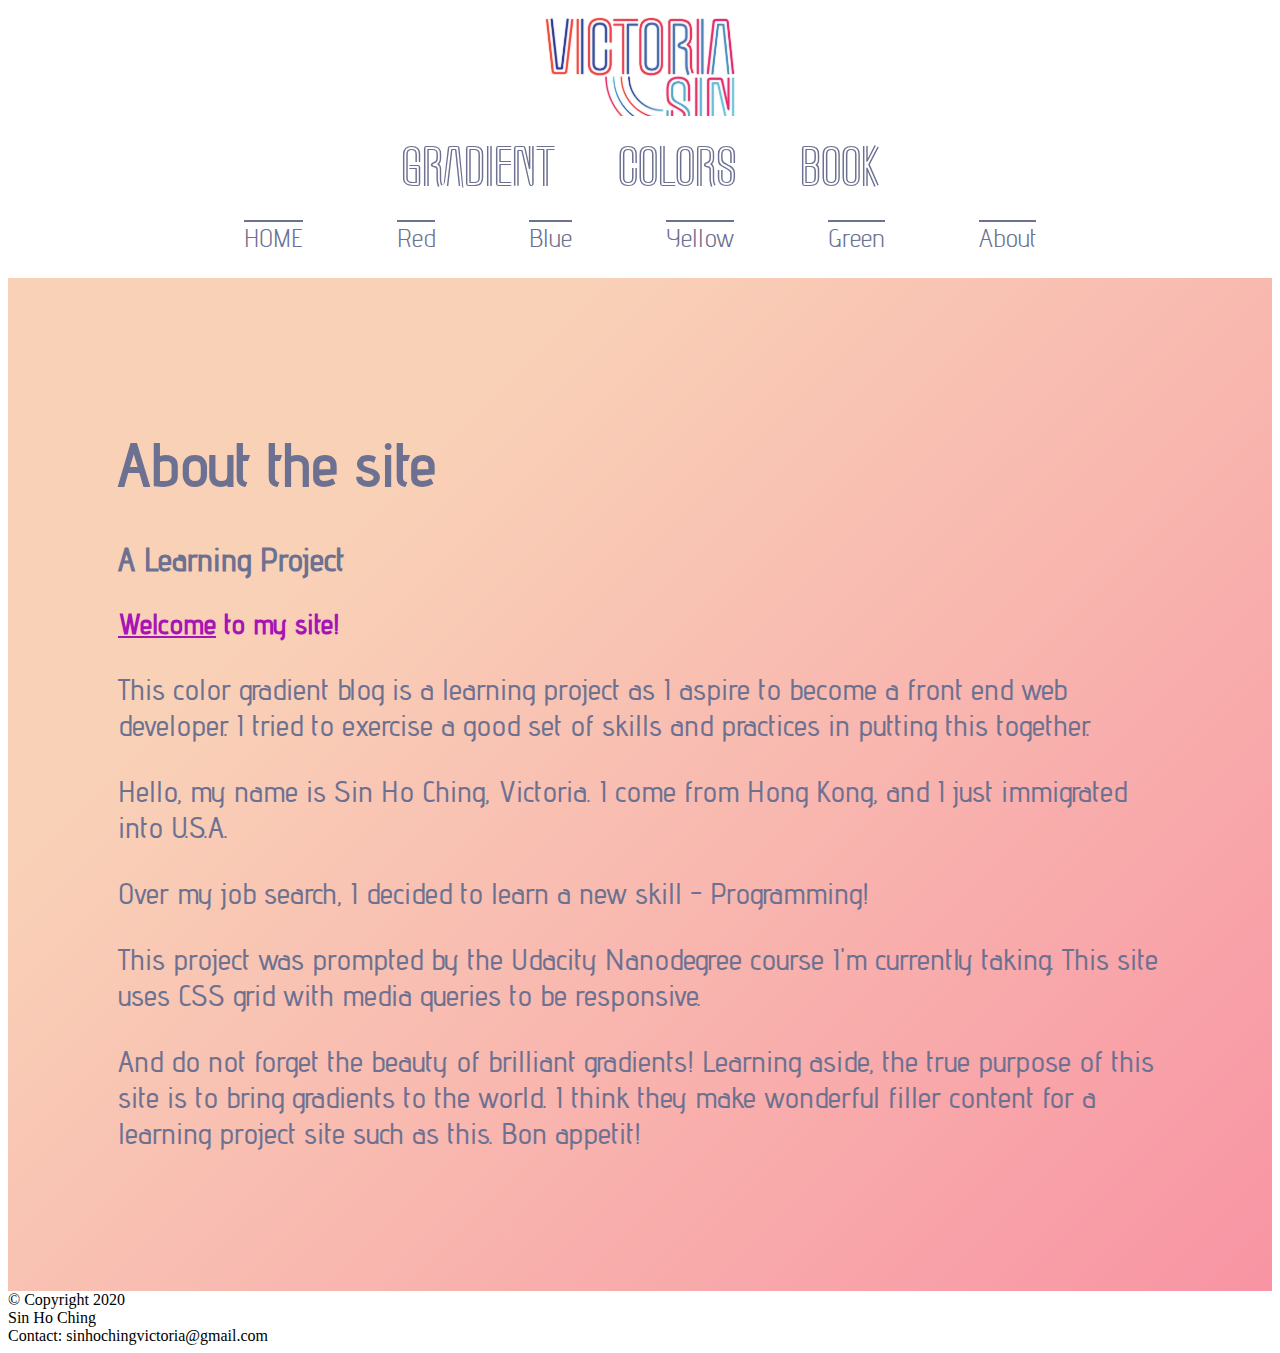
<file: posts/about.html>
<!DOCTYPE html>
<html lang="en">

<head>
    <meta charset="utf-8" />
    <title>Blog - Gradient Colors Book</title>
    <meta name="description" content="colorPlayground" />
    <meta name="viewport" content="width=device-width, initial-scale=1.0">
    <link rel="stylesheet" href="../css/about.css">
    <!-- Load font awesome icons -->
    <link rel="stylesheet" href="https://use.fontawesome.com/releases/v5.13.0/css/all.css"
        integrity="sha384-Bfad6CLCknfcloXFOyFnlgtENryhrpZCe29RTifKEixXQZ38WheV+i/6YWSzkz3V" crossorigin="anonymous">

    <link rel="shortcut icon" type="image/png" href="../images/logo.png" />
</head>

<body>
    <div class="container">
        <div class="logo box">
            <img id="logo-image" src="../images/logo.png" alt="Victoria Sin Logo" />
        </div>
        <div class="title box">
            <div id="head">Gradient Colors Book</div>
        </div>
        <nav class="nav-bar box">
            <a class="link" href="../index.html">HOME</a>
            <a class="link" href="red.html">Red</a>
            <a class="link" href="blue.html">Blue</a>
            <a class="link" href="yellow.html">Yellow</a>
            <a class="link" href="green.html">Green</a>
            <a class="link" href="about.html">About</a>
        </nav>
        <div class="content box">
            <article class="about-site">
                <header class="about-header">
                    <h1>About the site</h1>
                    <h2 id="learn">A Learning Project</h2>
                    <h3 id="greet"><u>Welcome</u> to my site!</h3>
                    <p>This color gradient blog is a learning project as I aspire to become a front end web developer. I
                        tried to exercise a good set of skills and practices in putting this together.</p>
                </header>
                <p>Hello, my name is Sin Ho Ching, Victoria. I come from Hong Kong, and I just immigrated into U.S.A.
                </p>
                <p>Over my job search, I decided to learn a new skill - Programming!</p>
                <p>This project was prompted by the Udacity Nanodegree course I'm currently taking. This site uses CSS
                    grid with media queries to be responsive.</p>
                <p>And do not forget the beauty of brilliant gradients! Learning aside, the true purpose of this site is
                    to bring gradients to the world. I think they make wonderful filler content for a learning project
                    site such as this. Bon appetit!</p>
            </article>


        </div>
        <footer class="footer box">
            <div id="copyright">© Copyright 2020 <br>Sin Ho Ching<br>Contact: sinhochingvictoria@gmail.com</div>
            <!-- The social media icon bar -->
            <div class="icon-bar">
                <a href="https://www.facebook.com/" class="facebook"><i class="fab fa-facebook-square"></i></a>
                <a href="https://www.instagram.com/" class="instagram"><i class="fab fa-instagram-square"></i></a>
                <a href="https://twitter.com/" class="twitter"><i class="fab fa-twitter-square"></i></a>
                <a href="https://www.google.com/" class="google"><i class="fab fa-google-plus-square"></i></a>
                <a href="https://www.linkedin.com/" class="linkedin"><i class="fab fa-linkedin"></i></a>
                <a href="https://www.youtube.com/" class="youtube"><i class="fab fa-youtube-square"></i></a>
            </div>
        </footer>
    </div>
</body>

</html>
</file>
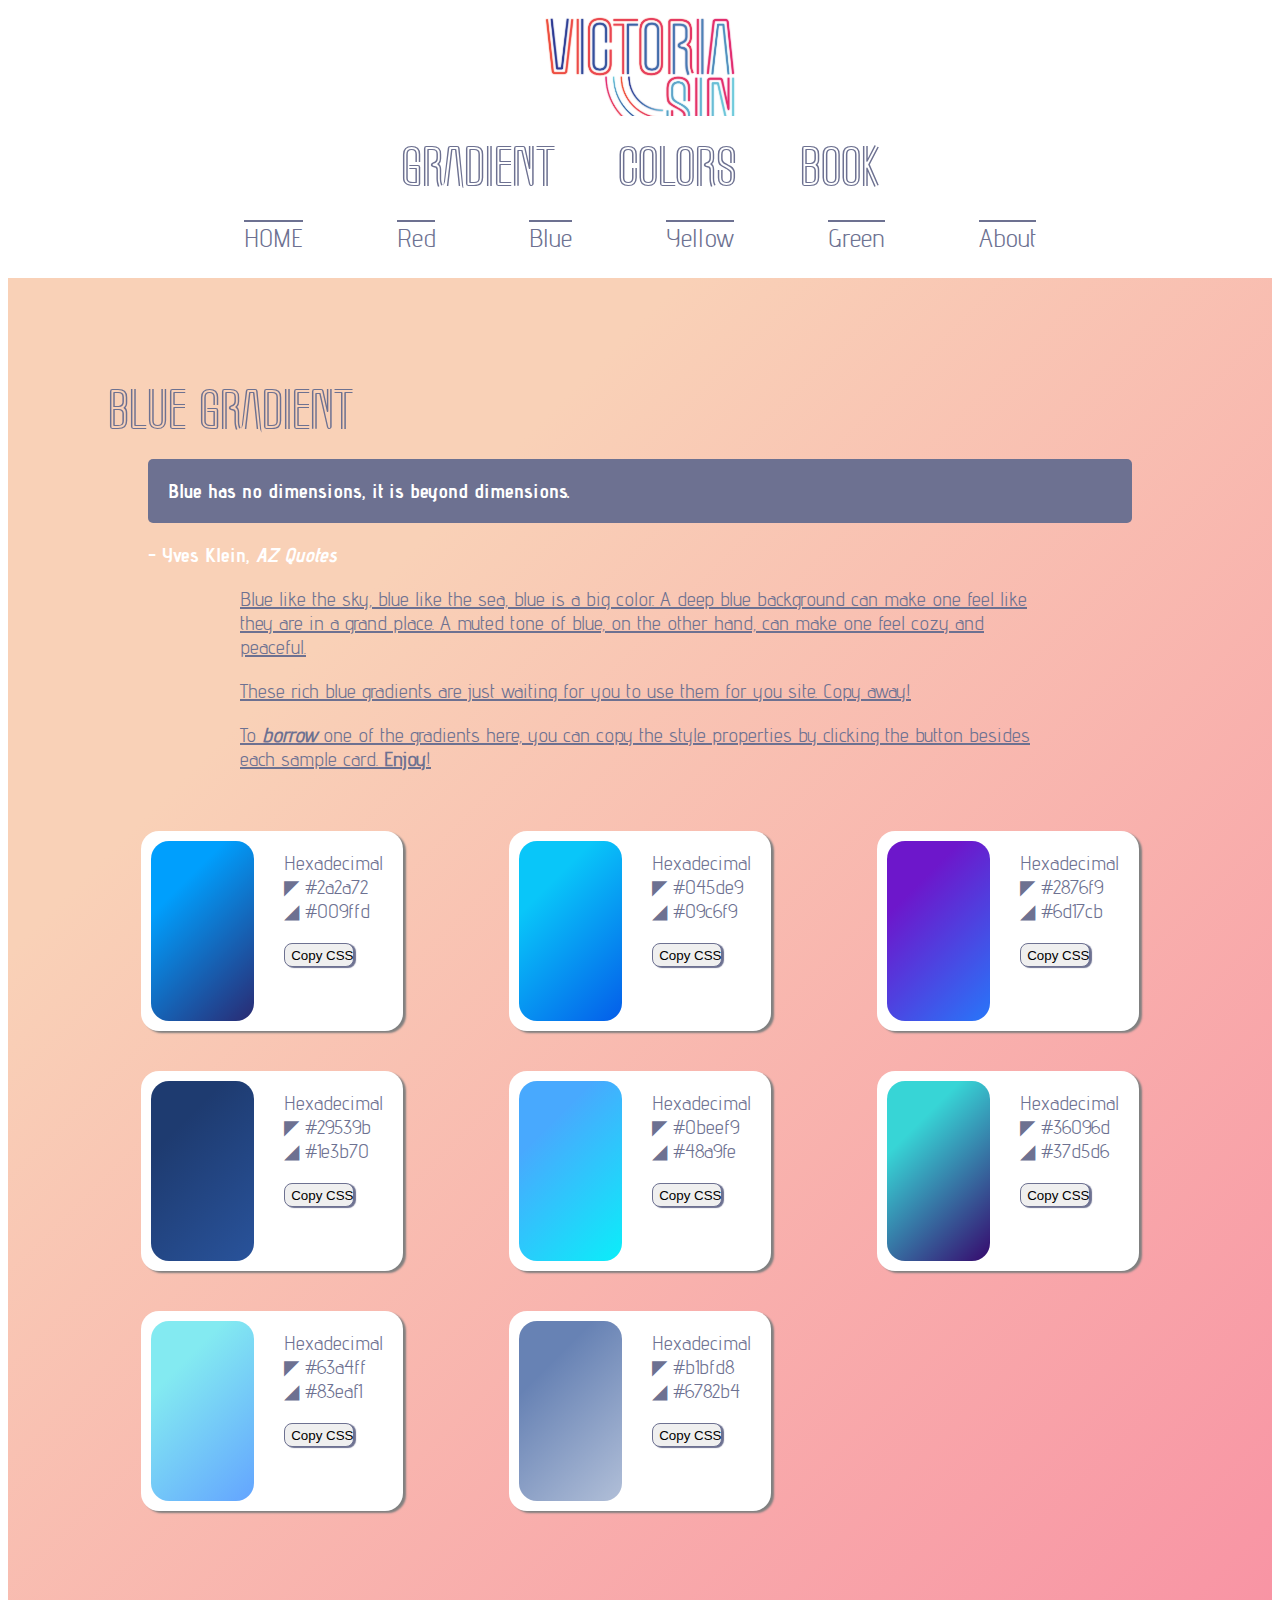
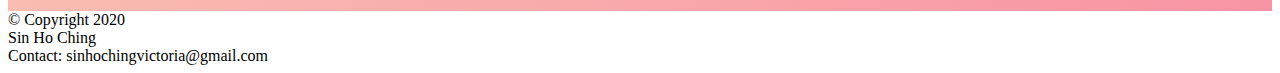
<file: posts/blue.html>
<!DOCTYPE html>
<html lang="en">

<head>
    <meta charset="utf-8" />
    <title>Blog - Gradient Colors Book</title>
    <meta name="description" content="colorPlayground" />
    <meta name="viewport" content="width=device-width, initial-scale=1.0">
    <link rel="stylesheet" href="../css/blue.css">

    <!-- Load font awesome icons -->
    <link rel="stylesheet" href="https://use.fontawesome.com/releases/v5.13.0/css/all.css"
        integrity="sha384-Bfad6CLCknfcloXFOyFnlgtENryhrpZCe29RTifKEixXQZ38WheV+i/6YWSzkz3V" crossorigin="anonymous">

    <link rel="shortcut icon" type="image/png" href="../images/logo.png" />
</head>

<body>
    <div class="container">
        <div class="logo box">
            <img id="logo-image" src="../images/logo.png" alt="Victoria Sin Logo" />
        </div>
        <div class="title box">
            <div id="head">Gradient Colors Book</div>
        </div>
        <nav class="nav-bar box">
            <a class="link" href="../index.html">HOME</a>
            <a class="link" href="red.html">Red</a>
            <a class="link" href="blue.html">Blue</a>
            <a class="link" href="yellow.html">Yellow</a>
            <a class="link" href="green.html">Green</a>
            <a class="link" href="about.html">About</a>
        </nav>
        <div class="content box">
            <div id="page-title">Blue Gradient</div>
            <blockquote cite="https://www.azquotes.com/quote/705590">
                <p>Blue has no dimensions, it is beyond dimensions.</p>
                <footer>- Yves Klein, <cite>AZ Quotes</cite></footer>
            </blockquote>
            <p class="color-description">
                Blue like the sky, blue like the sea, blue is a big color. A deep blue background can make one feel like
                they are in a grand place. A muted tone of blue, on the other hand, can make one feel cozy and peaceful.
            </p>
            <p class="color-description">These rich blue gradients are just waiting for you to use them for you site.
                Copy away!</p>
            <p class="color-description">To <i><b>borrow</b></i> one of the gradients here, you can copy the style
                properties by clicking the
                button besides each sample card. <b>Enjoy</b>!</p>
            <div class="nested-grid">
                <div class="grid" id="grid-one">
                    <div class="color-box" id="gradient-blue-one"></div>
                    <div class="color-info">Hexadecimal<br>◤ #2a2a72<br>◢ #009ffd
                        <br><button class="css-button" type="button"
                            data-clipboard-text-one="background-color: #2a2a72;"
                            data-clipboard-text-two="background-image: linear-gradient(315deg, #2a2a72 0%, #009ffd 74%);">Copy
                            CSS</button>
                    </div>
                </div>
                <div class="grid" id="grid-two">
                    <div class="color-box" id="gradient-blue-two"></div>
                    <div class="color-info">Hexadecimal<br>◤ #045de9<br>◢ #09c6f9
                        <br><button class="css-button" type="button"
                            data-clipboard-text-one="background-color: #045de9;"
                            data-clipboard-text-two="background-image: linear-gradient(315deg, #045de9 0%, #09c6f9 74%);">Copy
                            CSS</button>
                    </div>
                </div>
                <div class="grid" id="grid-three">
                    <div class="color-box" id="gradient-blue-three"></div>
                    <div class="color-info">Hexadecimal<br>◤ #2876f9<br>◢ #6d17cb
                        <br><button class="css-button" type="button"
                            data-clipboard-text-one="background-color: #2876f9;"
                            data-clipboard-text-two="background-image: linear-gradient(315deg, #2876f9 0%, #6d17cb 74%);">Copy
                            CSS</button>
                    </div>
                </div>
                <div class="grid" id="grid-four">
                    <div class="color-box" id="gradient-blue-four"></div>
                    <div class="color-info">Hexadecimal<br>◤ #29539b<br>◢ #1e3b70
                        <br><button class="css-button" type="button"
                            data-clipboard-text-one="background-color: #29539b;"
                            data-clipboard-text-two="background-image: linear-gradient(315deg, #29539b 0%, #1e3b70 74%);">Copy
                            CSS</button>
                    </div>
                </div>
                <div class="grid" id="grid-five">
                    <div class="color-box" id="gradient-blue-five"></div>
                    <div class="color-info">Hexadecimal<br>◤ #0beef9<br>◢ #48a9fe
                        <br><button class="css-button" type="button"
                            data-clipboard-text-one="background-color: #0beef9;"
                            data-clipboard-text-two="background-image: linear-gradient(315deg, #0beef9 0%, #48a9fe 74%);">Copy
                            CSS</button>
                    </div>
                </div>
                <div class="grid" id="grid-six">
                    <div class="color-box" id="gradient-blue-six"></div>
                    <div class="color-info">Hexadecimal<br>◤ #36096d<br>◢ #37d5d6
                        <br><button class="css-button" type="button"
                            data-clipboard-text-one="background-color: #36096d;"
                            data-clipboard-text-two="background-image: linear-gradient(315deg, #36096d 0%, #37d5d6 74%);">Copy
                            CSS</button>
                    </div>
                </div>
                <div class="grid" id="grid-seven">
                    <div class="color-box" id="gradient-blue-seven"></div>
                    <div class="color-info">Hexadecimal<br>◤ #63a4ff<br>◢ #83eaf1
                        <br><button class="css-button" type="button"
                            data-clipboard-text-one="background-color: #63a4ff;"
                            data-clipboard-text-two="background-image: linear-gradient(315deg, #63a4ff 0%, #83eaf1 74%);">Copy
                            CSS</button>
                    </div>
                </div>
                <div class="grid" id="grid-eight">
                    <div class="color-box" id="gradient-blue-eight"></div>
                    <div class="color-info">Hexadecimal<br>◤ #b1bfd8<br>◢ #6782b4
                        <br><button class="css-button" type="button"
                            data-clipboard-text-one="background-color: #b1bfd8;"
                            data-clipboard-text-two="background-image: linear-gradient(315deg, #b1bfd8 0%, #6782b4 74%);">Copy
                            CSS</button>
                    </div>
                </div>
            </div>
        </div>
        <footer class="footer box">
            <div id="copyright">© Copyright 2020 <br>Sin Ho Ching<br>Contact: sinhochingvictoria@gmail.com</div>
            <!-- The social media icon bar -->
            <div class="icon-bar">
                <a href="https://www.facebook.com/" class="facebook"><i class="fab fa-facebook-square"></i></a>
                <a href="https://www.instagram.com/" class="instagram"><i class="fab fa-instagram-square"></i></a>
                <a href="https://twitter.com/" class="twitter"><i class="fab fa-twitter-square"></i></a>
                <a href="https://www.google.com/" class="google"><i class="fab fa-google-plus-square"></i></a>
                <a href="https://www.linkedin.com/" class="linkedin"><i class="fab fa-linkedin"></i></a>
                <a href="https://www.youtube.com/" class="youtube"><i class="fab fa-youtube-square"></i></a>
            </div>
        </footer>
    </div>

    <!--JS link-->
    <script src="../js/clipper.js"></script>
</body>

</html>
</file>
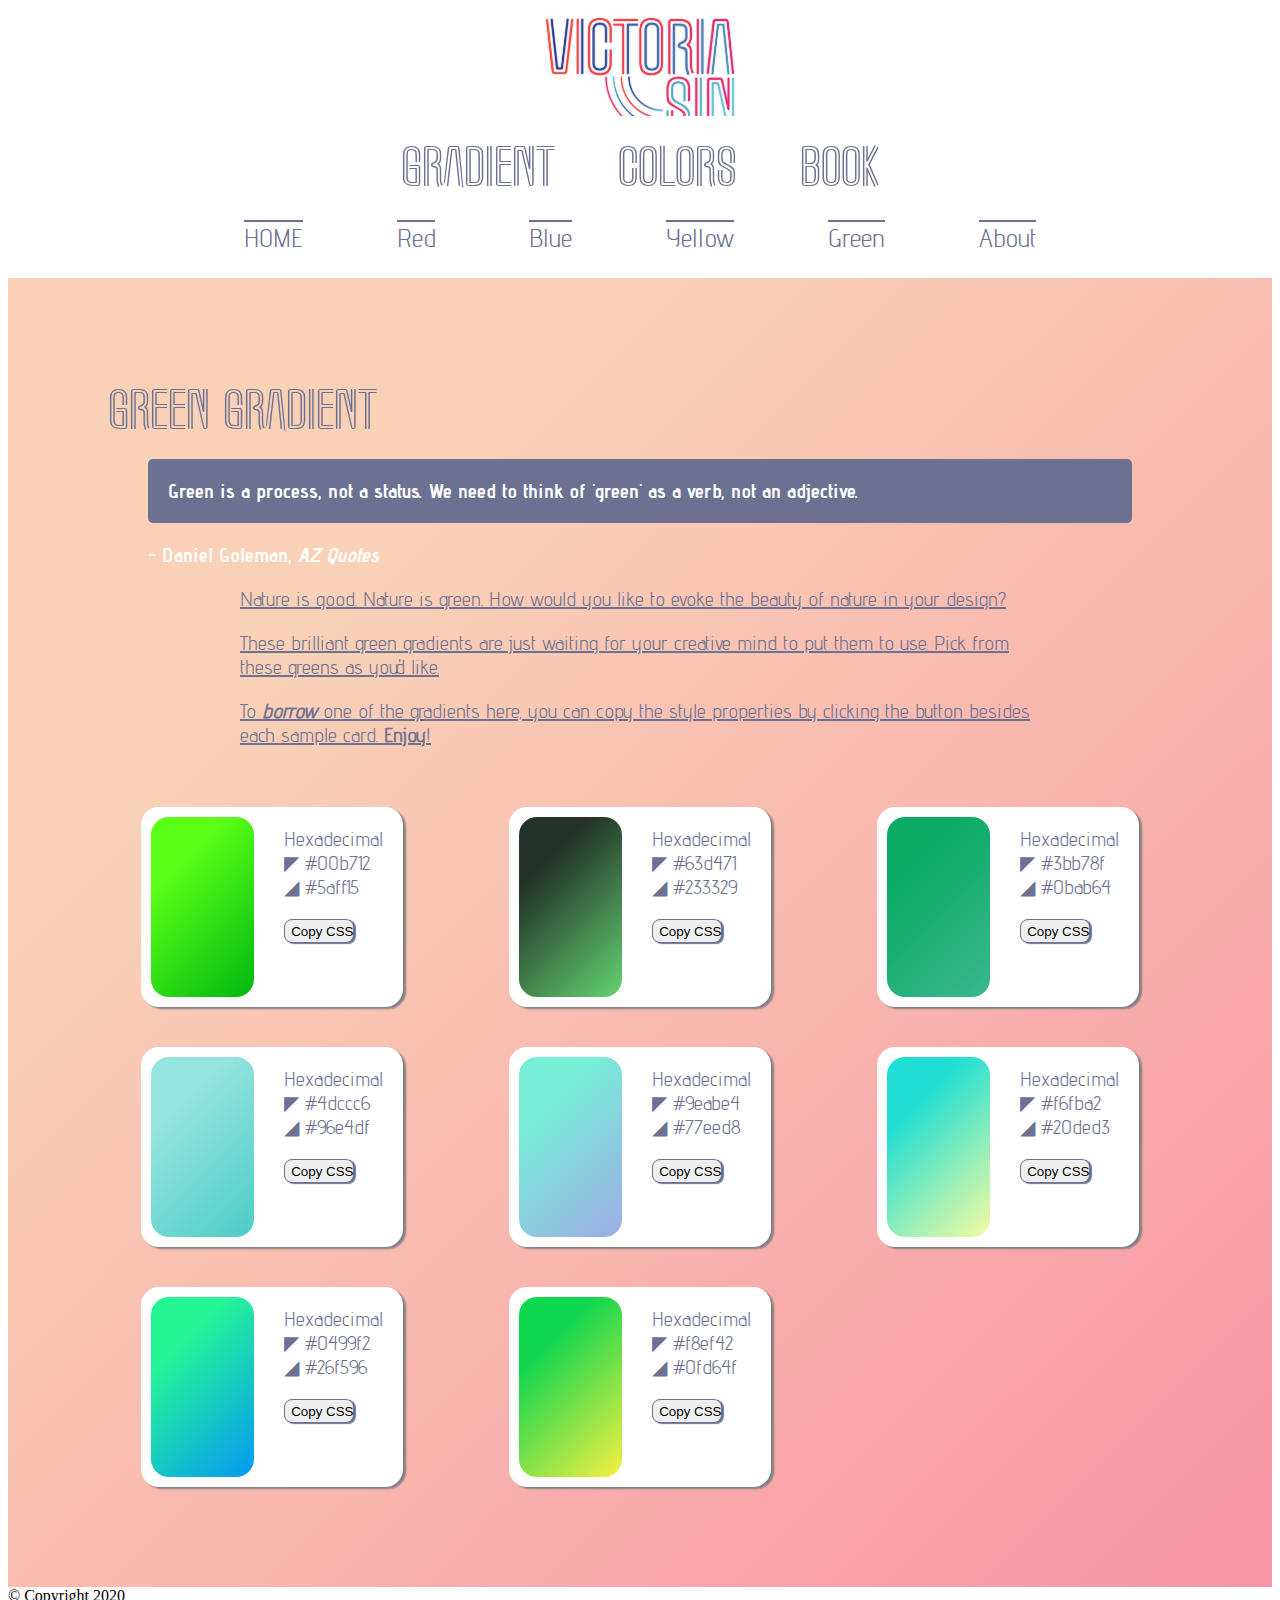
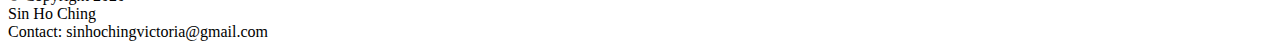
<file: posts/green.html>
<!DOCTYPE html>
<html lang="en">

<head>
    <meta charset="utf-8" />
    <title>Blog - Gradient Colors Book</title>
    <meta name="description" content="colorPlayground" />
    <meta name="viewport" content="width=device-width, initial-scale=1.0">
    <link rel="stylesheet" href="../css/green.css">

    <!-- Load font awesome icons -->
    <link rel="stylesheet" href="https://use.fontawesome.com/releases/v5.13.0/css/all.css"
        integrity="sha384-Bfad6CLCknfcloXFOyFnlgtENryhrpZCe29RTifKEixXQZ38WheV+i/6YWSzkz3V" crossorigin="anonymous">

    <link rel="shortcut icon" type="image/png" href="../images/logo.png" />
</head>

<body>
    <div class="container">
        <div class="logo box">
            <img id="logo-image" src="../images/logo.png" alt="Victoria Sin Logo" />
        </div>
        <div class="title box">
            <div id="head">Gradient Colors Book</div>
        </div>
        <nav class="nav-bar box">
            <a class="link" href="../index.html">HOME</a>
            <a class="link" href="red.html">Red</a>
            <a class="link" href="blue.html">Blue</a>
            <a class="link" href="yellow.html">Yellow</a>
            <a class="link" href="green.html">Green</a>
            <a class="link" href="about.html">About</a>
        </nav>
        <div class="content box">
            <div id="page-title">Green Gradient</div>
            <blockquote cite="https://www.azquotes.com/quote/1124727">
                <p>Green is a process, not a status. We need to think of 'green' as a verb, not an adjective.</p>
                <footer>- Daniel Goleman, <cite>AZ Quotes</cite></footer>
            </blockquote>
            <p class="color-description">
                Nature is good. Nature is green. How would you like to evoke the beauty of nature in your design?
            </p>
            <p class="color-description">These brilliant green gradients are just waiting for your creative mind to put
                them to use. Pick from
                these greens as you'd like.</p>
            <p class="color-description">To <i><b>borrow</b></i> one of the gradients here, you can copy the style
                properties by clicking the
                button besides each sample card. <b>Enjoy</b>!</p>
            <div class="nested-grid">
                <div class="grid" id="grid-one">
                    <div class="color-box" id="gradient-green-one"></div>
                    <div class="color-info">Hexadecimal<br>◤ #00b712<br>◢ #5aff15
                        <br><button class="css-button" type="button"
                            data-clipboard-text-one="background-color: #00b712;"
                            data-clipboard-text-two="background-image: linear-gradient(315deg, #00b712 0%, #5aff15 74%);">Copy
                            CSS</button>
                    </div>
                </div>
                <div class="grid" id="grid-two">
                    <div class="color-box" id="gradient-green-two"></div>
                    <div class="color-info">Hexadecimal<br>◤ #63d471<br>◢ #233329
                        <br><button class="css-button" type="button"
                            data-clipboard-text-one="background-color: #63d471;"
                            data-clipboard-text-two="background-image: linear-gradient(315deg, #63d471 0%, #233329 74%);">Copy
                            CSS</button>
                    </div>
                </div>
                <div class="grid" id="grid-three">
                    <div class="color-box" id="gradient-green-three"></div>
                    <div class="color-info">Hexadecimal<br>◤ #3bb78f<br>◢ #0bab64
                        <br><button class="css-button" type="button"
                            data-clipboard-text-one="background-color: #3bb78f;"
                            data-clipboard-text-two="background-image: linear-gradient(315deg, #3bb78f 0%, #0bab64 74%);">Copy
                            CSS</button>
                    </div>
                </div>
                <div class="grid" id="grid-four">
                    <div class="color-box" id="gradient-green-four"></div>
                    <div class="color-info">Hexadecimal<br>◤ #4dccc6<br>◢ #96e4df
                        <br><button class="css-button" type="button"
                            data-clipboard-text-one="background-color: #4dccc6;"
                            data-clipboard-text-two="background-image: linear-gradient(315deg, #4dccc6 0%, #96e4df 74%);">Copy
                            CSS</button>
                    </div>
                </div>
                <div class="grid" id="grid-five">
                    <div class="color-box" id="gradient-green-five"></div>
                    <div class="color-info">Hexadecimal<br>◤ #9eabe4<br>◢ #77eed8
                        <br><button class="css-button" type="button"
                            data-clipboard-text-one="background-color: #9eabe4;"
                            data-clipboard-text-two="background-image: linear-gradient(315deg, #9eabe4 0%, #77eed8 74%);">Copy
                            CSS</button>
                    </div>
                </div>
                <div class="grid" id="grid-six">
                    <div class="color-box" id="gradient-green-six"></div>
                    <div class="color-info">Hexadecimal<br>◤ #f6fba2<br>◢ #20ded3
                        <br><button class="css-button" type="button"
                            data-clipboard-text-one="background-color: #f6fba2;"
                            data-clipboard-text-two="background-image: linear-gradient(315deg, #f6fba2 0%, #20ded3 74%);">Copy
                            CSS</button>
                    </div>
                </div>
                <div class="grid" id="grid-seven">
                    <div class="color-box" id="gradient-green-seven"></div>
                    <div class="color-info">Hexadecimal<br>◤ #0499f2<br>◢ #26f596
                        <br><button class="css-button" type="button"
                            data-clipboard-text-one="background-color: #0499f2;"
                            data-clipboard-text-two="background-image: linear-gradient(315deg, #0499f2 0%, #26f596 74%);">Copy
                            CSS</button>
                    </div>
                </div>
                <div class="grid" id="grid-eight">
                    <div class="color-box" id="gradient-green-eight"></div>
                    <div class="color-info">Hexadecimal<br>◤ #f8ef42<br>◢ #0fd64f
                        <br><button class="css-button" type="button"
                            data-clipboard-text-one="background-color: #f8ef42;"
                            data-clipboard-text-two="background-image: linear-gradient(315deg, #f8ef42 0%, #0fd64f 74%);">Copy
                            CSS</button>
                    </div>
                </div>
            </div>
        </div>
        <footer class="footer box">
            <div id="copyright">© Copyright 2020 <br>Sin Ho Ching<br>Contact: sinhochingvictoria@gmail.com</div>
            <!-- The social media icon bar -->
            <div class="icon-bar">
                <a href="https://www.facebook.com/" class="facebook"><i class="fab fa-facebook-square"></i></a>
                <a href="https://www.instagram.com/" class="instagram"><i class="fab fa-instagram-square"></i></a>
                <a href="https://twitter.com/" class="twitter"><i class="fab fa-twitter-square"></i></a>
                <a href="https://www.google.com/" class="google"><i class="fab fa-google-plus-square"></i></a>
                <a href="https://www.linkedin.com/" class="linkedin"><i class="fab fa-linkedin"></i></a>
                <a href="https://www.youtube.com/" class="youtube"><i class="fab fa-youtube-square"></i></a>
            </div>
        </footer>
    </div>

    <!--JS link-->
    <script src="../js/clipper.js"></script>
</body>

</html>
</file>
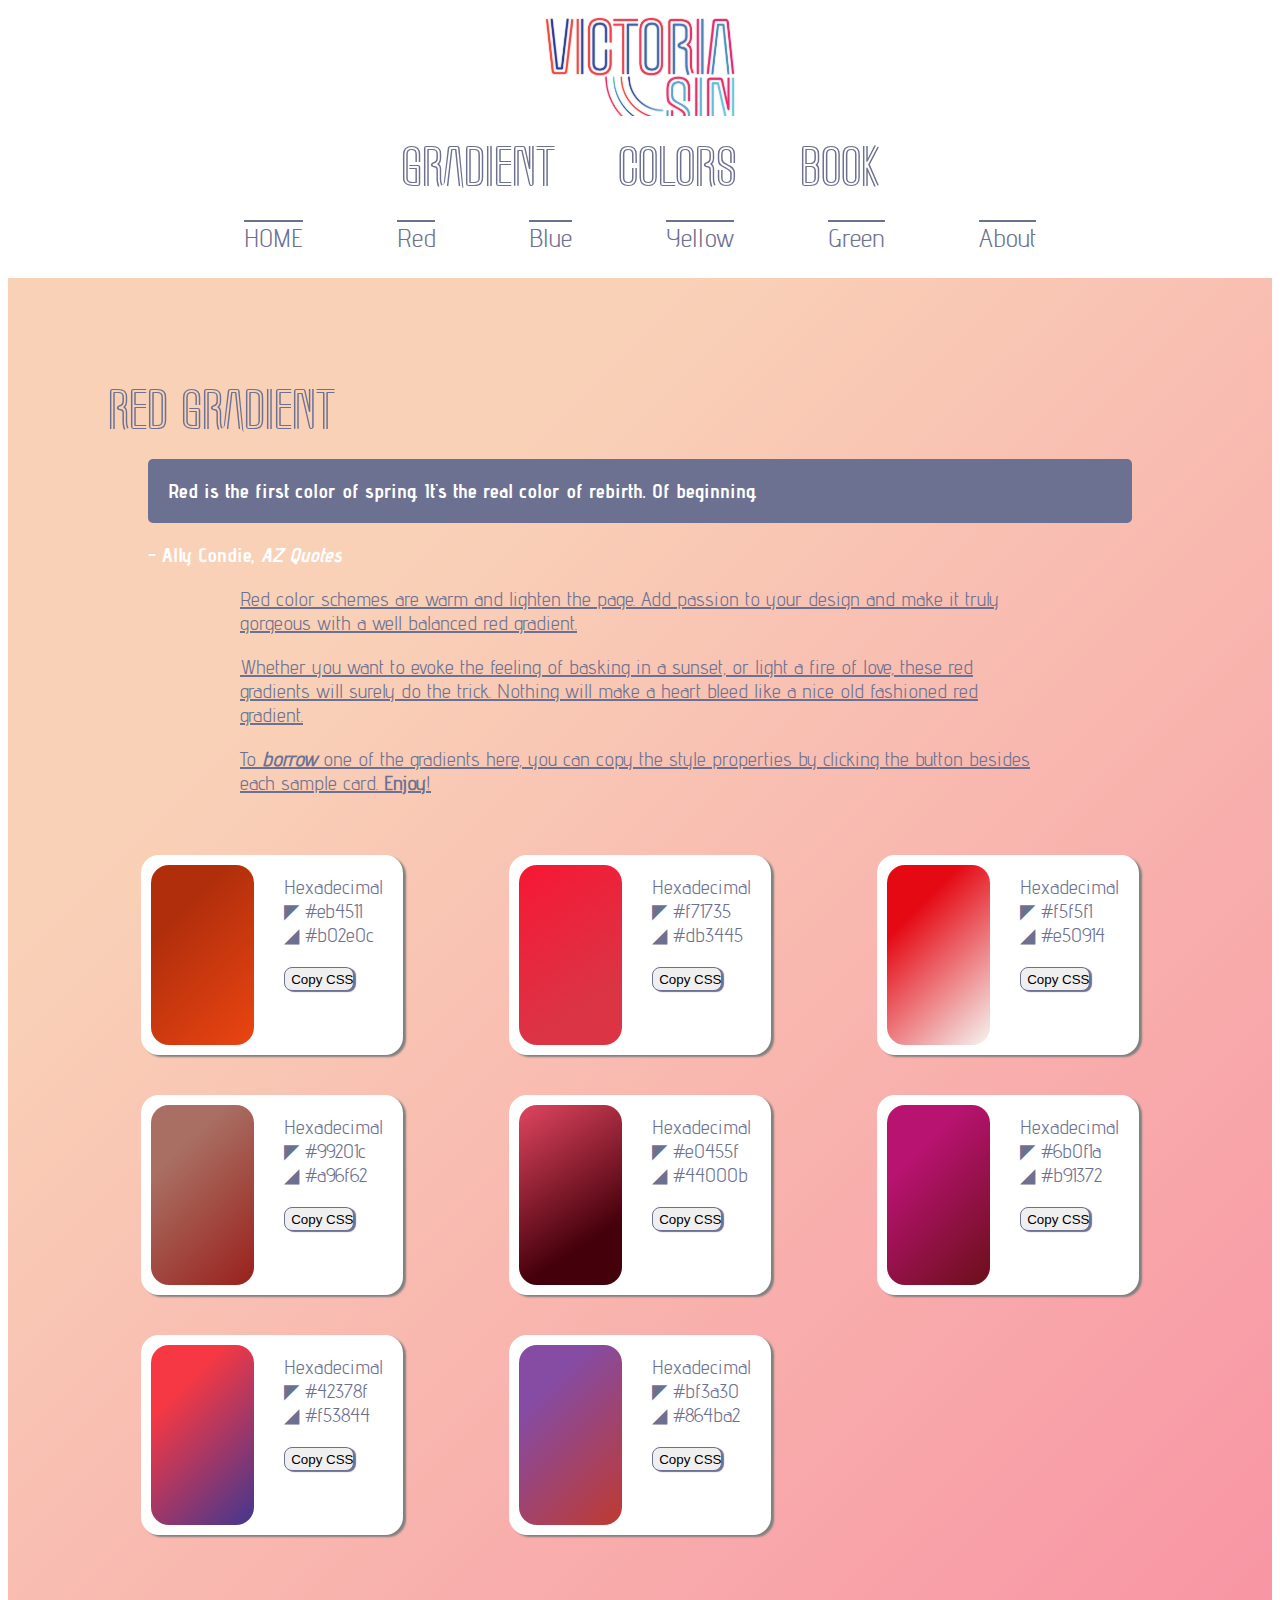
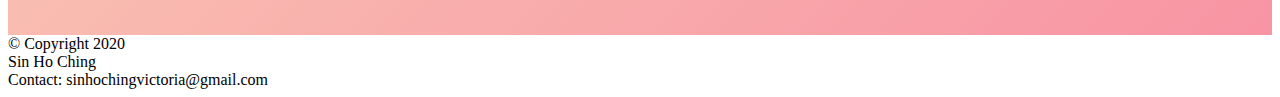
<file: posts/red.html>
<!DOCTYPE html>
<html lang="en">

<head>
    <meta charset="utf-8" />
    <title>Blog - Gradient Colors Book</title>
    <meta name="description" content="colorPlayground" />
    <meta name="viewport" content="width=device-width, initial-scale=1.0">
    <link rel="stylesheet" href="../css/red.css">

    <!-- Load font awesome icons -->
    <link rel="stylesheet" href="https://use.fontawesome.com/releases/v5.13.0/css/all.css"
        integrity="sha384-Bfad6CLCknfcloXFOyFnlgtENryhrpZCe29RTifKEixXQZ38WheV+i/6YWSzkz3V" crossorigin="anonymous">

    <link rel="shortcut icon" type="image/png" href="../images/logo.png" />
</head>

<body>
    <div class="container">
        <div class="logo box">
            <img id="logo-image" src="../images/logo.png" alt="Victoria Sin Logo" />
        </div>
        <div class="title box">
            <div id="head">Gradient Colors Book</div>
        </div>
        <nav class="nav-bar box">
            <a class="link" href="../index.html">HOME</a>
            <a class="link" href="red.html">Red</a>
            <a class="link" href="blue.html">Blue</a>
            <a class="link" href="yellow.html">Yellow</a>
            <a class="link" href="green.html">Green</a>
            <a class="link" href="about.html">About</a>
        </nav>
        <div class="content box">
            <div id="page-title">Red Gradient</div>
            <blockquote cite="https://www.azquotes.com/quote/724337">
                <p>Red is the first color of spring. It's the real color of rebirth. Of beginning.</p>
                <footer>- Ally Condie, <cite>AZ Quotes</cite></footer>
            </blockquote>
            <p class="color-description">
                Red color schemes are warm and lighten the page. Add passion to your design and make it truly gorgeous
                with a well balanced red gradient.</p>
            <p class="color-description">Whether you want to evoke the feeling of basking in a sunset, or light a fire
                of love, these red gradients will surely do the trick. Nothing will make a heart bleed like a nice old
                fashioned red gradient.</p>
            <p class="color-description">To <i><b>borrow</b></i> one of the gradients here, you can copy the style
                properties by clicking the
                button besides each sample card. <b>Enjoy</b>!</p>
            <div class="nested-grid">
                <div class="grid" id="grid-one">
                    <div class="color-box" id="gradient-red-one"></div>
                    <div class="color-info">Hexadecimal<br>◤ #eb4511<br>◢ #b02e0c
                        <br><button class="css-button" type="button"
                            data-clipboard-text-one="background-color: #eb4511;"
                            data-clipboard-text-two="background-image: linear-gradient(315deg, #eb4511 0%, #b02e0c 74%);">Copy
                            CSS</button>
                    </div>
                </div>
                <div class="grid" id="grid-two">
                    <div class="color-box" id="gradient-red-two"></div>
                    <div class="color-info">Hexadecimal<br>◤ #f71735<br>◢ #db3445
                        <br><button class="css-button" type="button"
                            data-clipboard-text-one="background-color: #f71735;"
                            data-clipboard-text-two="background-image: linear-gradient(147deg, #f71735 0%, #db3445 74%);">Copy
                            CSS</button>
                    </div>
                </div>
                <div class="grid" id="grid-three">
                    <div class="color-box" id="gradient-red-three"></div>
                    <div class="color-info">Hexadecimal<br>◤ #f5f5f1<br>◢ #e50914
                        <br><button class="css-button" type="button"
                            data-clipboard-text-one="background-color: #f5f5f1;"
                            data-clipboard-text-two="background-image: linear-gradient(315deg, #f5f5f1 0%, #e50914 74%);">Copy
                            CSS</button>
                    </div>
                </div>
                <div class="grid" id="grid-four">
                    <div class="color-box" id="gradient-red-four"></div>
                    <div class="color-info">Hexadecimal<br>◤ #99201c<br>◢ #a96f62
                        <br><button class="css-button" type="button"
                            data-clipboard-text-one="background-color: #99201c;"
                            data-clipboard-text-two="background-image: linear-gradient(316deg, #99201c 0%, #a96f62 74%);">Copy
                            CSS</button>
                    </div>
                </div>
                <div class="grid" id="grid-five">
                    <div class="color-box" id="gradient-red-five"></div>
                    <div class="color-info">Hexadecimal<br>◤ #e0455f<br>◢ #44000b
                        <br><button class="css-button" type="button"
                            data-clipboard-text-one="background-color: #e0455f;"
                            data-clipboard-text-two="background-image: linear-gradient(147deg, #e0455f 0%, #44000b 74%);">Copy
                            CSS</button>
                    </div>
                </div>
                <div class="grid" id="grid-six">
                    <div class="color-box" id="gradient-red-six"></div>
                    <div class="color-info">Hexadecimal<br>◤ #6b0f1a<br>◢ #b91372
                        <br><button class="css-button" type="button"
                            data-clipboard-text-one="background-color: #6b0f1a;"
                            data-clipboard-text-two="background-image: linear-gradient(315deg, #6b0f1a 0%, #b91372 74%);">Copy
                            CSS</button>
                    </div>
                </div>
                <div class="grid" id="grid-seven">
                    <div class="color-box" id="gradient-red-seven"></div>
                    <div class="color-info">Hexadecimal<br>◤ #42378f<br>◢ #f53844
                        <br><button class="css-button" type="button"
                            data-clipboard-text-one="background-color: #42378f;"
                            data-clipboard-text-two="background-image: linear-gradient(315deg, #42378f 0%, #f53844 74%);">Copy
                            CSS</button>
                    </div>
                </div>
                <div class="grid" id="grid-eight">
                    <div class="color-box" id="gradient-red-eight"></div>
                    <div class="color-info">Hexadecimal<br>◤ #bf3a30<br>◢ #864ba2
                        <br><button class="css-button" type="button"
                            data-clipboard-text-one="background-color: #bf3a30;"
                            data-clipboard-text-two="background-image: linear-gradient(315deg, #bf3a30 0%, #864ba2 74%);">Copy
                            CSS</button>
                    </div>
                </div>
            </div>
        </div>
        <footer class="footer box">
            <div id="copyright">© Copyright 2020 <br>Sin Ho Ching<br>Contact: sinhochingvictoria@gmail.com</div>
            <!-- The social media icon bar -->
            <div class="icon-bar">
                <a href="https://www.facebook.com/" class="facebook"><i class="fab fa-facebook-square"></i></a>
                <a href="https://www.instagram.com/" class="instagram"><i class="fab fa-instagram-square"></i></a>
                <a href="https://twitter.com/" class="twitter"><i class="fab fa-twitter-square"></i></a>
                <a href="https://www.google.com/" class="google"><i class="fab fa-google-plus-square"></i></a>
                <a href="https://www.linkedin.com/" class="linkedin"><i class="fab fa-linkedin"></i></a>
                <a href="https://www.youtube.com/" class="youtube"><i class="fab fa-youtube-square"></i></a>
            </div>
        </footer>
    </div>

    <!--JS link-->
    <script src="../js/clipper.js"></script>
</body>

</html>
</file>
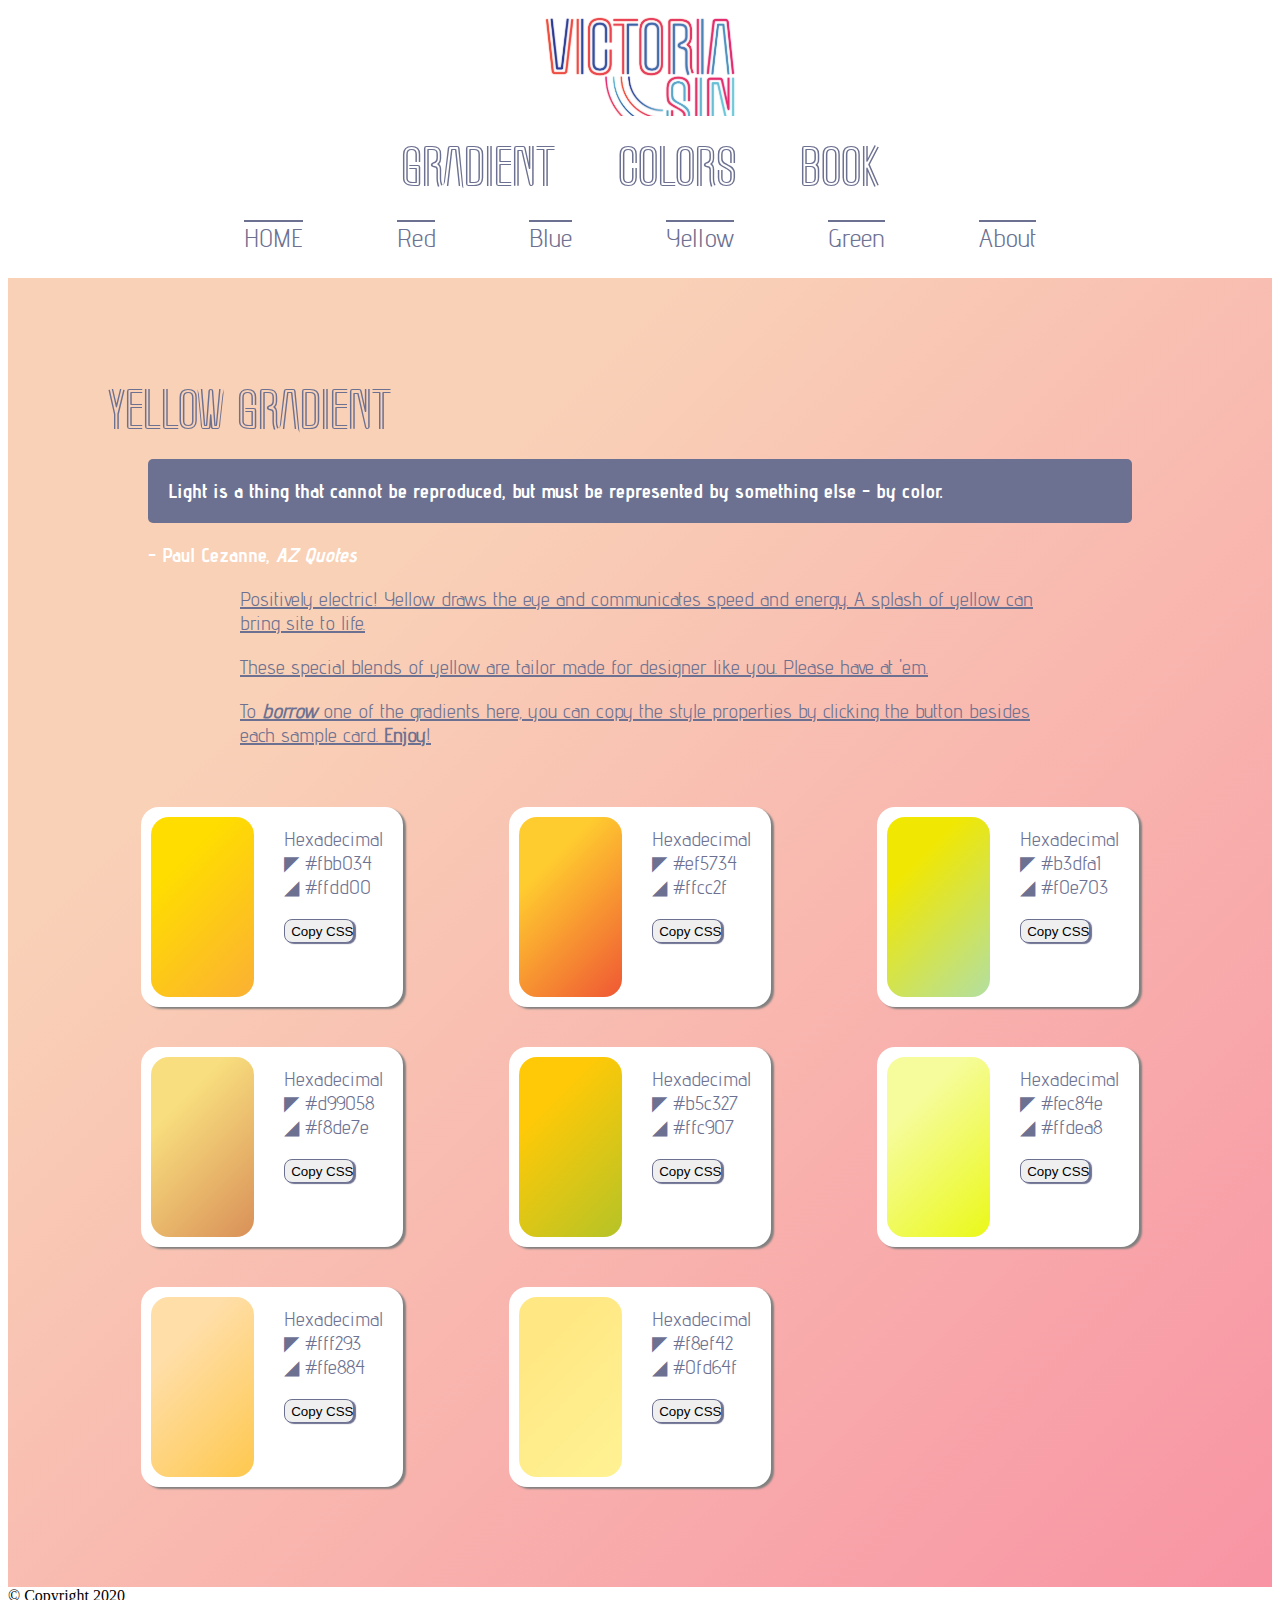
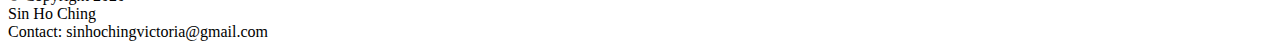
<file: posts/yellow.html>
<!DOCTYPE html>
<html lang="en">

<head>
    <meta charset="utf-8" />
    <title>Blog - Gradient Colors Book</title>
    <meta name="description" content="colorPlayground" />
    <meta name="viewport" content="width=device-width, initial-scale=1.0">
    <link rel="stylesheet" href="../css/yellow.css">

    <!-- Load font awesome icons -->
    <link rel="stylesheet" href="https://use.fontawesome.com/releases/v5.13.0/css/all.css"
        integrity="sha384-Bfad6CLCknfcloXFOyFnlgtENryhrpZCe29RTifKEixXQZ38WheV+i/6YWSzkz3V" crossorigin="anonymous">

    <link rel="shortcut icon" type="image/png" href="../images/logo.png" />
</head>

<body>
    <div class="container">
        <div class="logo box">
            <img id="logo-image" src="../images/logo.png" alt="Victoria Sin Logo" />
        </div>
        <div class="title box">
            <div id="head">Gradient Colors Book</div>
        </div>
        <nav class="nav-bar box">
            <a class="link" href="../index.html">HOME</a>
            <a class="link" href="red.html">Red</a>
            <a class="link" href="blue.html">Blue</a>
            <a class="link" href="yellow.html">Yellow</a>
            <a class="link" href="green.html">Green</a>
            <a class="link" href="about.html">About</a>
        </nav>
        <div class="content box">
            <div id="page-title">Yellow Gradient</div>
            <blockquote cite="https://www.azquotes.com/quote/1047684">
                <p>Light is a thing that cannot be reproduced, but must be represented by something else - by color.</p>
                <footer>- Paul Cezanne, <cite>AZ Quotes</cite></footer>
            </blockquote>
            <p class="color-description">
                Positively electric! Yellow draws the eye and communicates speed and energy. A splash of yellow can
                bring site to life.</p>
            <p class="color-description">These special blends of yellow are tailor made for designer like you. Please
                have at 'em.</p>
            <p class="color-description">To <i><b>borrow</b></i> one of the gradients here, you can copy the style
                properties by clicking the
                button besides each sample card. <b>Enjoy</b>!</p>
            <div class="nested-grid">
                <div class="grid" id="grid-one">
                    <div class="color-box" id="gradient-yellow-one"></div>
                    <div class="color-info">Hexadecimal<br>◤ #fbb034<br>◢ #ffdd00
                        <br><button class="css-button" type="button"
                            data-clipboard-text-one="background-color: #fbb034;"
                            data-clipboard-text-two="background-image: linear-gradient(315deg, #fbb034 0%, #ffdd00 74%);">Copy
                            CSS</button>
                    </div>
                </div>
                <div class="grid" id="grid-two">
                    <div class="color-box" id="gradient-yellow-two"></div>
                    <div class="color-info">Hexadecimal<br>◤ #ef5734<br>◢ #ffcc2f
                        <br><button class="css-button" type="button"
                            data-clipboard-text-one="background-color: #ef5734;"
                            data-clipboard-text-two="background-image: linear-gradient(315deg, #ef5734 0%, #ffcc2f 74%);">Copy
                            CSS</button>
                    </div>
                </div>
                <div class="grid" id="grid-three">
                    <div class="color-box" id="gradient-yellow-three"></div>
                    <div class="color-info">Hexadecimal<br>◤ #b3dfa1<br>◢ #f0e703
                        <br><button class="css-button" type="button"
                            data-clipboard-text-one="background-color: #b3dfa1;"
                            data-clipboard-text-two="background-image: linear-gradient(315deg, #b3dfa1 0%, #f0e703 74%);">Copy
                            CSS</button>
                    </div>
                </div>
                <div class="grid" id="grid-four">
                    <div class="color-box" id="gradient-yellow-four"></div>
                    <div class="color-info">Hexadecimal<br>◤ #d99058<br>◢ #f8de7e
                        <br><button class="css-button" type="button"
                            data-clipboard-text-one="background-color: #d99058;"
                            data-clipboard-text-two="background-image: linear-gradient(315deg, #d99058 0%, #f8de7e 74%);">Copy
                            CSS</button>
                    </div>
                </div>
                <div class="grid" id="grid-five">
                    <div class="color-box" id="gradient-yellow-five"></div>
                    <div class="color-info">Hexadecimal<br>◤ #b5c327<br>◢ #ffc907
                        <br><button class="css-button" type="button"
                            data-clipboard-text-one="background-color: #b5c327;"
                            data-clipboard-text-two="background-image: linear-gradient(315deg, #b5c327 0%, #ffc907 74%);">Copy
                            CSS</button>
                    </div>
                </div>
                <div class="grid" id="grid-six">
                    <div class="color-box" id="gradient-yellow-six"></div>
                    <div class="color-info">Hexadecimal<br>◤ #fec84e<br>◢ #ffdea8
                        <br><button class="css-button" type="button"
                            data-clipboard-text-one="background-color: #fec84e;"
                            data-clipboard-text-two="background-image: linear-gradient(315deg, #fec84e 0%, #ffdea8 74%);">Copy
                            CSS</button>
                    </div>
                </div>
                <div class="grid" id="grid-seven">
                    <div class="color-box" id="gradient-yellow-seven"></div>
                    <div class="color-info">Hexadecimal<br>◤ #fff293<br>◢ #ffe884
                        <br><button class="css-button" type="button"
                            data-clipboard-text-one="background-color: #fff293;"
                            data-clipboard-text-two="background-image: linear-gradient(315deg, #fff293 0%, #ffe884 74%);">Copy
                            CSS</button>
                    </div>
                </div>
                <div class="grid" id="grid-eight">
                    <div class="color-box" id="gradient-yellow-eight"></div>
                    <div class="color-info">Hexadecimal<br>◤ #f8ef42<br>◢ #0fd64f
                        <br><button class="css-button" type="button"
                            data-clipboard-text-one="background-color: #f8ef42;"
                            data-clipboard-text-two="background-image: linear-gradient(315deg, #f8ef42 0%, #0fd64f 74%);">Copy
                            CSS</button>
                    </div>
                </div>
            </div>
        </div>
        <footer class="footer box">
            <div id="copyright">© Copyright 2020 <br>Sin Ho Ching<br>Contact: sinhochingvictoria@gmail.com</div>
            <!-- The social media icon bar -->
            <div class="icon-bar">
                <a href="https://www.facebook.com/" class="facebook"><i class="fab fa-facebook-square"></i></a>
                <a href="https://www.instagram.com/" class="instagram"><i class="fab fa-instagram-square"></i></a>
                <a href="https://twitter.com/" class="twitter"><i class="fab fa-twitter-square"></i></a>
                <a href="https://www.google.com/" class="google"><i class="fab fa-google-plus-square"></i></a>
                <a href="https://www.linkedin.com/" class="linkedin"><i class="fab fa-linkedin"></i></a>
                <a href="https://www.youtube.com/" class="youtube"><i class="fab fa-youtube-square"></i></a>
            </div>
        </footer>
    </div>

    <!--JS link-->
    <script src="../js/clipper.js"></script>
</body>

</html>
</file>
<file: css/style.css>
@import 'Advent-Pro.css';
@import 'Marquee-Moon.css';
/*For smaller screen devices*/

.container {
    display: grid;
    grid-template-columns: 100%;
    grid-template-rows: 10vh 5vh 6vh auto;
    grid-template-areas: "lg" "tt" "nb" "main" "ft";
}

.box {
    /*border: 2px solid salmon;*/
    background: white;
}

.logo {
    grid-area: lg;
    padding: 8px;
    text-align: center;
}

#logo-image {
    display: block;
    margin-left: auto;
    margin-right: auto;
    height: 100px;
}

.title {
    grid-area: tt;
}

#head {
    color: #6D7191;
    font-family: "marquee_moonregular";
    text-align: center;
    font-size: 32px;
    word-spacing: 10px;
    line-height: 2;
}

.nav-bar {
    grid-area: nb;
    padding: 1.3em;
    line-height: 1.5;
    word-spacing: 45px;
    text-align: center;
}

.link {
    color: #6D7191;
    text-decoration: overline;
    font-family: "advent_proregular";
    font-size: 20px;
}

.content {
    display: grid;
    justify-items: center;
    grid-area: main;
    background-color: #f894a4;
    background-image: linear-gradient(315deg, #f894a4 0%, #f9d1b7 74%);
    padding: 100px;
}

.nested-post {
    display: grid;
    grid-template-columns: 400px;
    grid-template-rows: repeat(4, 150px);
    grid-template-areas: "one" "two" "three" "four";
    grid-gap: 80px;
    padding: 80px;
}

.post {
    border: 6px solid white;
    border-style: double;
    display: flex;
    text-decoration: none;
    display: flex;
}

#post-one {
    grid-area: one;
}

#post-two {
    grid-area: two;
}

#post-three {
    grid-area: three;
}

#post-four {
    grid-area: four;
}

.post-info {
    display: contents;
}

.post-image {
    height: 100%;
}

.post-title {
    padding: 10px;
    color: #6D7191;
    font-family: 'advent_promedium';
    font-size: 30px;
}

.footer {
    grid-area: ft;
}

.icon-bar {
    font-size: 50px;
    text-align: end;
    padding-right: 20px;
}

.icon-bar a:hover {
    margin-top: 5px;
    cursor: pointer;
    color: #6D7191;
    word-spacing: 5px;
}

.facebook {
    background: white;
    color: #3B5998;
}

.instagram {
    color: #dc2743;
    background: white;
}

.twitter {
    background: white;
    color: #55ACEE;
}

.google {
    background: white;
    color: #dd4b39;
}

.linkedin {
    background: white;
    color: #007bb5;
}

.youtube {
    background: white;
    color: #bb0000;
}

#copyright {
    display: inline-block;
}

/* 600px - 900px width Screen
@media(min-width: 600px) and (max-width: 900px){
    .container{
        display:grid;
        grid-template-columns: 100%;
        grid-template-rows: 120px 70px 70px 1000px;
        grid-template-areas:
        "lg lg lg lg"
        "tt tt tt tt"
        "nb nb nb nb"
        "main main main main"
        "ft ft ft ft";
    }
}*/

/* above 1000px width Screen*/

@media(min-width: 1001px) {
    .container {
        display: grid;
        grid-template-columns: 100%;
        grid-template-rows: 12vh 8vh 10vh auto;
        grid-template-areas: "lg lg lg lg lg lg lg lg" "tt tt tt tt tt tt tt tt" "nb nb nb nb nb nb nb nb" "main main main main main main main main" "ft ft ft ft ft ft ft ft";
    }
    #logo-image {
        height: 120px;
    }
    .title {
        padding: none;
    }
    #head {
        font-size: 50px;
        word-spacing: 50px;
    }
    .nav-bar {
        line-height: 2.2;
        word-spacing: 90px;
    }
    .link {
        font-size: 26px;
    }
    .nested-post {
        grid-template-columns: 400px 400px;
        grid-template-rows: 150px 150px;
        grid-template-areas: "one two" "three four";
        grid-gap: 50px;
        padding: 40px;
    }
}
</file>
<file: css/about.css>
@import 'style.css';
.content {
    display: block;
    justify-items: left;
}

.about-site {
    padding: 10px;
    color: #6D7191;
    font-family: 'advent_promedium';
    font-size: 30px;
}

.about-header {
    text-align: left;
}

#learn {
    font-size: 32px;
}

#greet {
    font-size: 28px;
    color: rgb(167, 20, 181);
}
</file>
<file: css/blue.css>
@import 'style.css';
@import 'post.css';
#gradient-blue-one {
    background-color: #2a2a72;
    background-image: linear-gradient(315deg, #2a2a72 0%, #009ffd 74%);
}

#gradient-blue-two {
    background-color: #045de9;
    background-image: linear-gradient(315deg, #045de9 0%, #09c6f9 74%);
}

#gradient-blue-three {
    background-color: #2876f9;
    background-image: linear-gradient(315deg, #2876f9 0%, #6d17cb 74%);
}

#gradient-blue-four {
    background-color: #29539b;
    background-image: linear-gradient(315deg, #29539b 0%, #1e3b70 74%);
}

#gradient-blue-five {
    background-color: #0beef9;
    background-image: linear-gradient(315deg, #0beef9 0%, #48a9fe 74%);
}

#gradient-blue-six {
    background-color: #36096d;
    background-image: linear-gradient(315deg, #36096d 0%, #37d5d6 74%);
}

#gradient-blue-seven {
    background-color: #63a4ff;
    background-image: linear-gradient(315deg, #63a4ff 0%, #83eaf1 74%);
}

#gradient-blue-eight {
    background-color: #b1bfd8;
    background-image: linear-gradient(315deg, #b1bfd8 0%, #6782b4 74%);
}
</file>
<file: css/green.css>
@import 'style.css';
@import 'post.css';
#gradient-green-one {
    background-color: #00b712;
    background-image: linear-gradient(315deg, #00b712 0%, #5aff15 74%);
}

#gradient-green-two {
    background-color: #63d471;
    background-image: linear-gradient(315deg, #63d471 0%, #233329 74%);
}

#gradient-green-three {
    background-color: #3bb78f;
    background-image: linear-gradient(315deg, #3bb78f 0%, #0bab64 74%);
}

#gradient-green-four {
    background-color: #4dccc6;
    background-image: linear-gradient(315deg, #4dccc6 0%, #96e4df 74%);
}

#gradient-green-five {
    background-color: #9eabe4;
    background-image: linear-gradient(315deg, #9eabe4 0%, #77eed8 74%);
}

#gradient-green-six {
    background-color: #f6fba2;
    background-image: linear-gradient(315deg, #f6fba2 0%, #20ded3 74%);
}

#gradient-green-seven {
    background-color: #0499f2;
    background-image: linear-gradient(315deg, #0499f2 0%, #26f596 74%);
}

#gradient-green-eight {
    background-color: #f8ef42;
    background-image: linear-gradient(315deg, #f8ef42 0%, #0fd64f 74%);
}
</file>
<file: css/red.css>
@import 'style.css';
@import 'post.css';
#gradient-red-one {
    background-color: #eb4511;
    background-image: linear-gradient(315deg, #eb4511 0%, #b02e0c 74%);
}

#gradient-red-two {
    background-color: #f71735;
    background-image: linear-gradient(147deg, #f71735 0%, #db3445 74%);
}

#gradient-red-three {
    background-color: #f5f5f1;
    background-image: linear-gradient(315deg, #f5f5f1 0%, #e50914 74%);
}

#gradient-red-four {
    background-color: #99201c;
    background-image: linear-gradient(316deg, #99201c 0%, #a96f62 74%);
}

#gradient-red-five {
    background-color: #e0455f;
    background-image: linear-gradient(147deg, #e0455f 0%, #44000b 74%);
}

#gradient-red-six {
    background-color: #6b0f1a;
    background-image: linear-gradient(315deg, #6b0f1a 0%, #b91372 74%);
}

#gradient-red-seven {
    background-color: #42378f;
    background-image: linear-gradient(315deg, #42378f 0%, #f53844 74%);
}

#gradient-red-eight {
    background-color: #bf3a30;
    background-image: linear-gradient(315deg, #bf3a30 0%, #864ba2 74%);
}
</file>
<file: css/yellow.css>
@import 'style.css';
@import 'post.css';
#gradient-yellow-one {
    background-color: #fbb034;
    background-image: linear-gradient(315deg, #fbb034 0%, #ffdd00 74%);
}

#gradient-yellow-two {
    background-color: #ef5734;
    background-image: linear-gradient(315deg, #ef5734 0%, #ffcc2f 74%);
}

#gradient-yellow-three {
    background-color: #b3dfa1;
    background-image: linear-gradient(315deg, #b3dfa1 0%, #f0e703 74%);
}

#gradient-yellow-four {
    background-color: #d99058;
    background-image: linear-gradient(315deg, #d99058 0%, #f8de7e 74%);
}

#gradient-yellow-five {
    background-color: #b5c327;
    background-image: linear-gradient(315deg, #b5c327 0%, #ffc907 74%);
}

#gradient-yellow-six {
    background-color: #eaf818;
    background-image: linear-gradient(315deg, #eaf818 0%, #f6fc9c 74%);
}

#gradient-yellow-seven {
    background-color: #fec84e;
    background-image: linear-gradient(315deg, #fec84e 0%, #ffdea8 74%);
}

#gradient-yellow-eight {
    background-color: #fff293;
    background-image: linear-gradient(315deg, #fff293 0%, #ffe884 74%);
}
</file>
